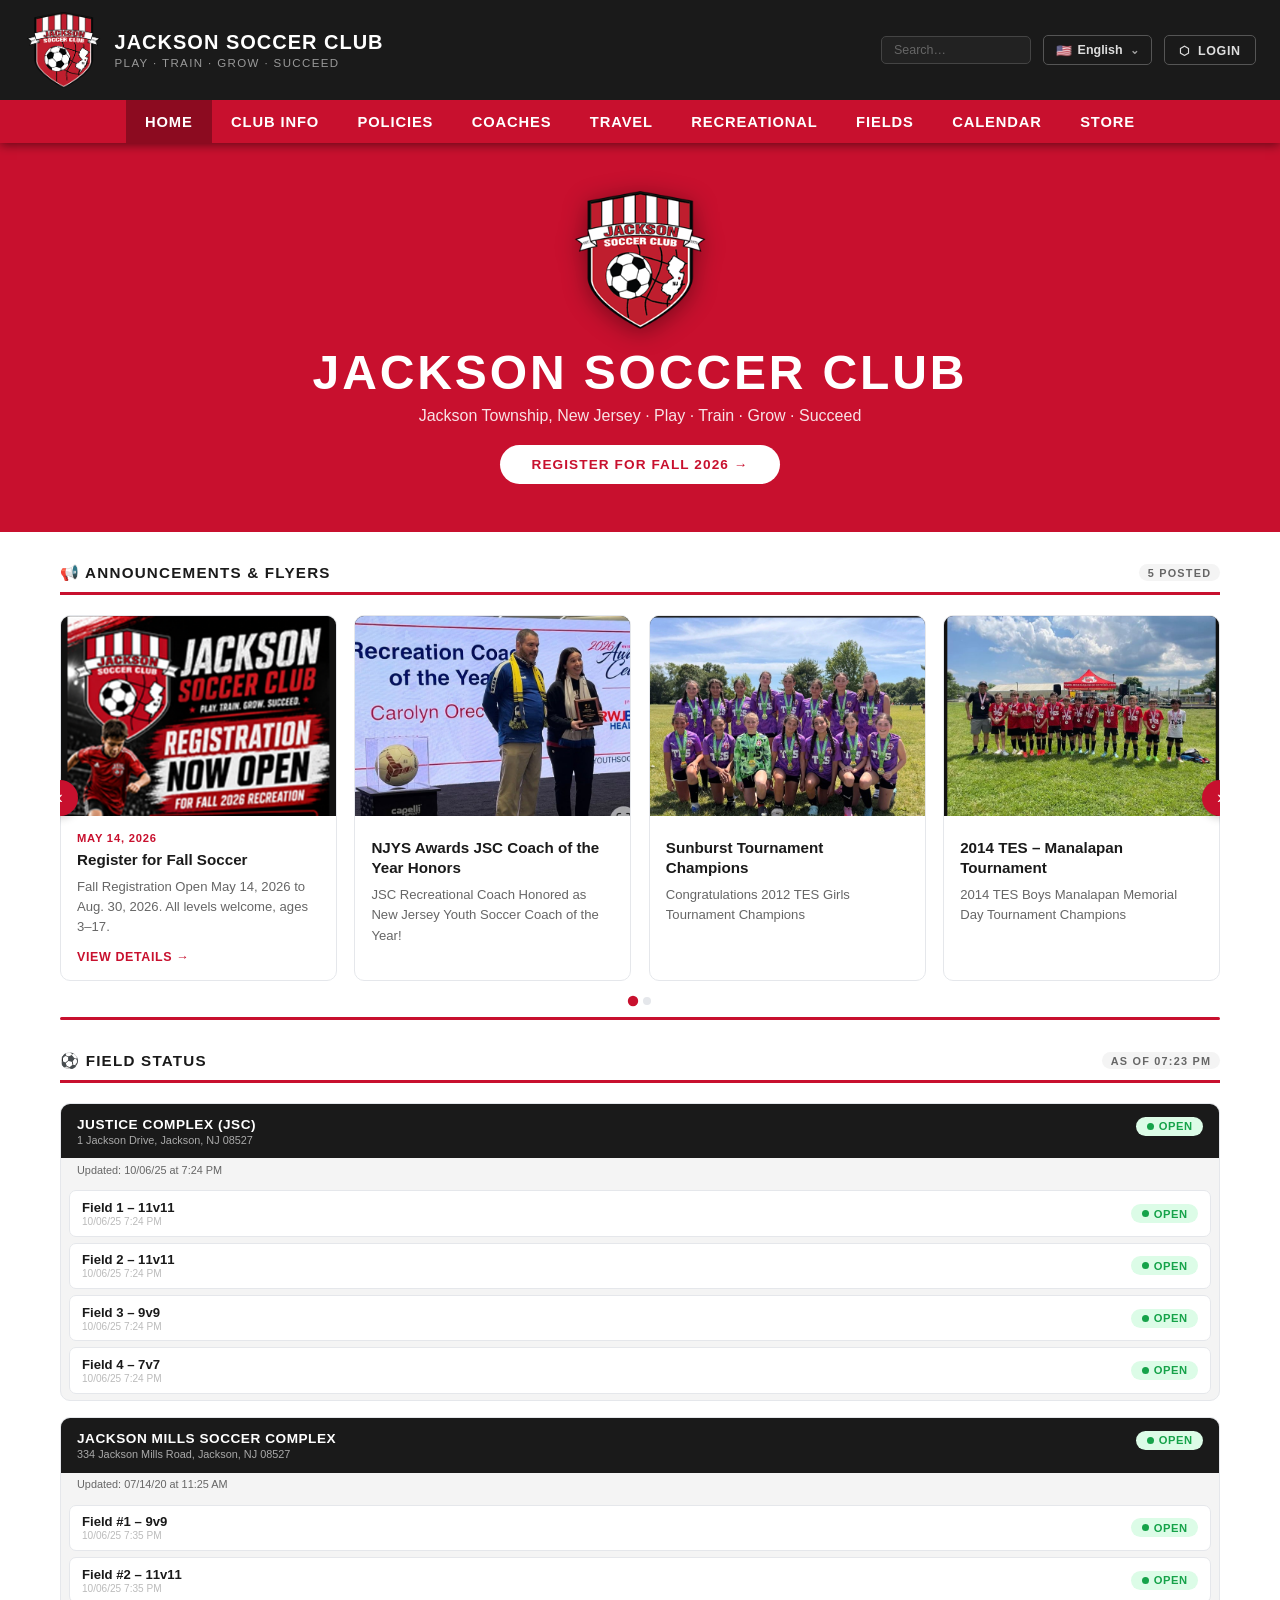
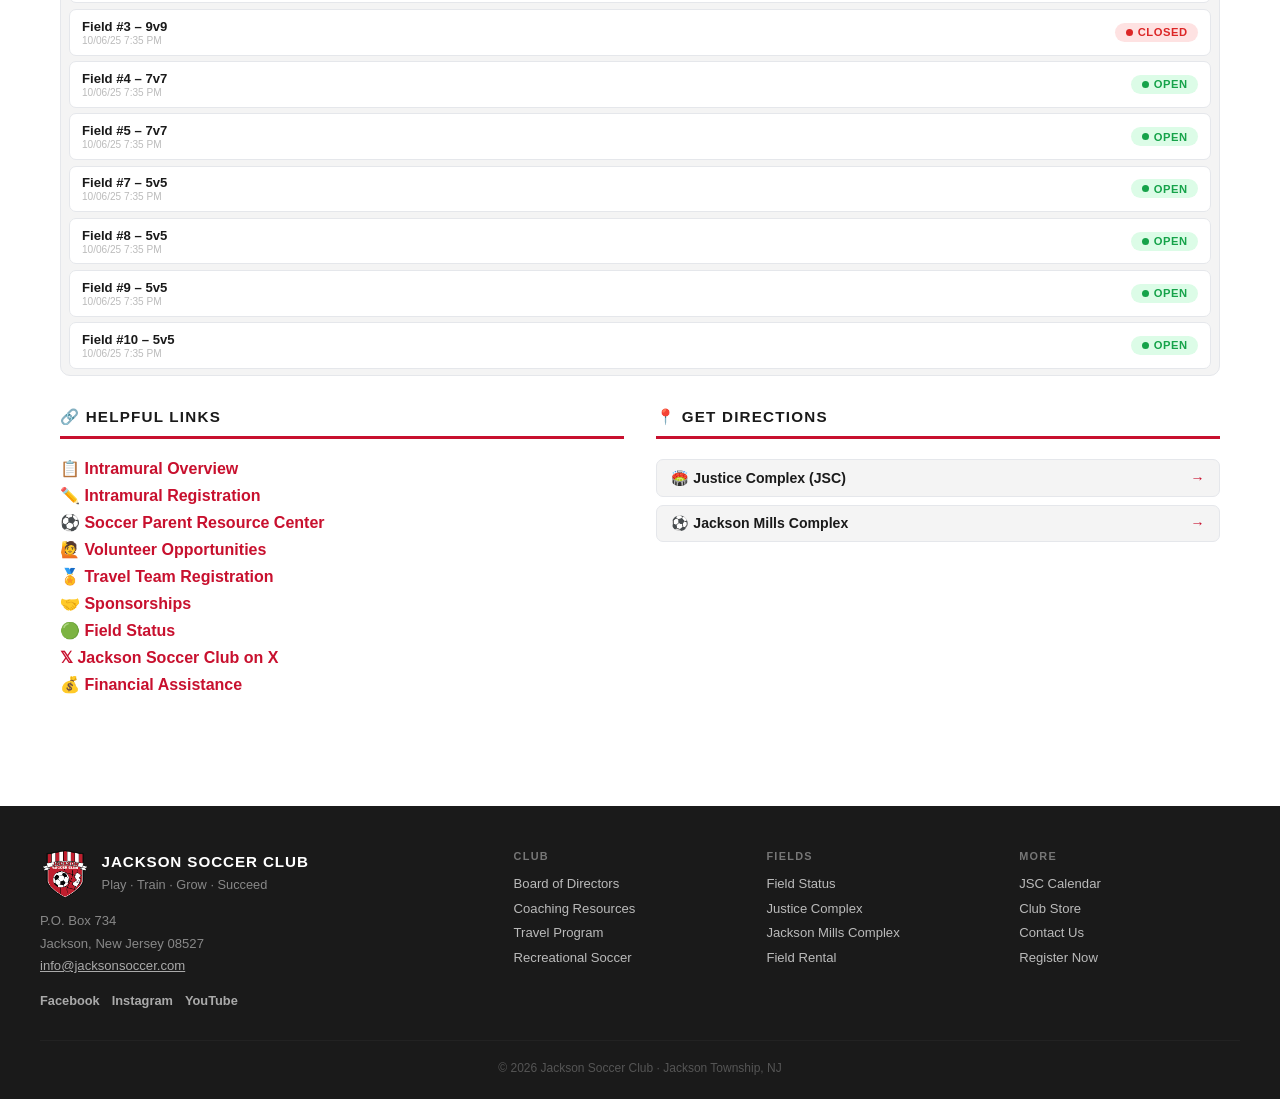
<file: index.html>
<!DOCTYPE html>
<html lang="en">
<head>
  <meta charset="UTF-8">
  <meta name="viewport" content="width=device-width, initial-scale=1.0">
  <title>Jackson Soccer Club – Jackson, NJ</title>
  <meta name="description" content="Jackson Soccer Club – recreational and travel soccer for kids ages 3–17 in Jackson Township, New Jersey.">
  <link rel="stylesheet" href="assets/style.css">
</head>
<body>

<div id="site-header"></div>

<main>
  <!-- Hero -->
  <div class="home-hero">
    <img src="assets/logo.png" alt="Jackson Soccer Club Logo"
         style="height:138px;width:auto;margin:0 auto 1rem;display:block;filter:drop-shadow(0 4px 12px rgba(0,0,0,0.4));">
    <h1>Jackson Soccer Club</h1>
    <p id="hero-subtext">Jackson Township, New Jersey &nbsp;·&nbsp; Play · Train · Grow · Succeed</p>
    <a id="hero-register-btn" href="#" target="_blank" rel="noopener" class="hero-btn">Register for Fall 2026 →</a>
  </div>

  <!-- Home content -->
  <div class="page-body">

    <!-- Announcements: full width -->
    <section style="margin-bottom:2rem;">
      <h2 class="section-title">
        📢 Announcements &amp; Flyers
        <span class="pill" id="announcement-count">Loading…</span>
      </h2>
      <div id="announcements" class="cards-grid">
        <div class="loading">Loading announcements…</div>
      </div>
    </section>

    <!-- Field Status: full width -->
    <section id="field-status-section" style="margin-bottom:2rem;">
      <h2 class="section-title">
        ⚽ Field Status
        <span class="pill" id="field-refresh">–</span>
      </h2>
      <div id="field-status">
        <div class="loading">Loading…</div>
      </div>
    </section>

    <!-- Bottom row: Helpful Links + Get Directions side by side on desktop -->
    <div class="home-top-row">

      <section>
        <h2 class="section-title">🔗 Helpful Links</h2>
        <ul id="helpful-links-list" style="list-style:none;padding:0;margin:0;display:flex;flex-direction:column;gap:0.5rem;">
          <li><a href="recreational.html" style="color:var(--red);font-weight:600;text-decoration:none;">📋 Intramural Overview</a></li>
          <li><a href="recreational.html" style="color:var(--red);font-weight:600;text-decoration:none;">✏️ Intramural Registration</a></li>
          <li><a href="https://soccerparentresourcecenter.com/" target="_blank" rel="noopener" style="color:var(--red);font-weight:600;text-decoration:none;">⚽ Soccer Parent Resource Center</a></li>
          <li><a href="recreational.html#volunteer" style="color:var(--red);font-weight:600;text-decoration:none;">🙋 Volunteer Opportunities</a></li>
          <li><a href="travel.html" style="color:var(--red);font-weight:600;text-decoration:none;">🏅 Travel Team Registration</a></li>
          <li><a href="club-info.html" style="color:var(--red);font-weight:600;text-decoration:none;">🤝 Sponsorships</a></li>
          <li><a href="#field-status-section" style="color:var(--red);font-weight:600;text-decoration:none;">🟢 Field Status</a></li>
          <li><a href="https://x.com/jacksonnjsoccer" target="_blank" rel="noopener" style="color:var(--red);font-weight:600;text-decoration:none;">𝕏 Jackson Soccer Club on X</a></li>
        </ul>
      </section>

      <section>
        <h2 class="section-title">📍 Get Directions</h2>
        <div id="homepage-directions" style="display:flex;flex-direction:column;gap:0.5rem;">
          <a href="https://maps.google.com/?q=1+Jackson+Drive+Jackson+NJ+08527" target="_blank" rel="noopener"
             style="display:flex;align-items:center;gap:0.5rem;padding:0.6rem 0.9rem;background:var(--gray);border:1px solid var(--border);border-radius:7px;color:var(--text);text-decoration:none;font-size:0.88rem;font-weight:600;">
            🏟️ Justice Complex (JSC) <span style="margin-left:auto;color:var(--red);">→</span>
          </a>
          <a href="https://maps.google.com/?q=334+Jackson+Mills+Road+Jackson+NJ+08527" target="_blank" rel="noopener"
             style="display:flex;align-items:center;gap:0.5rem;padding:0.6rem 0.9rem;background:var(--gray);border:1px solid var(--border);border-radius:7px;color:var(--text);text-decoration:none;font-size:0.88rem;font-weight:600;">
            ⚽ Jackson Mills Complex <span style="margin-left:auto;color:var(--red);">→</span>
          </a>
        </div>
      </section>

    </div>

  </div>
</main>

<div id="site-footer"></div>

<script src="assets/site.js?v=24"></script>
<script>
  loadSettings().then(() => {
    initSite('home');
    loadHomepageContent();
    loadAnnouncements('announcements', 'announcement-count');
    loadFieldStatus('field-status', 'field-refresh');
  });
</script>
</body>
</html>
</file>
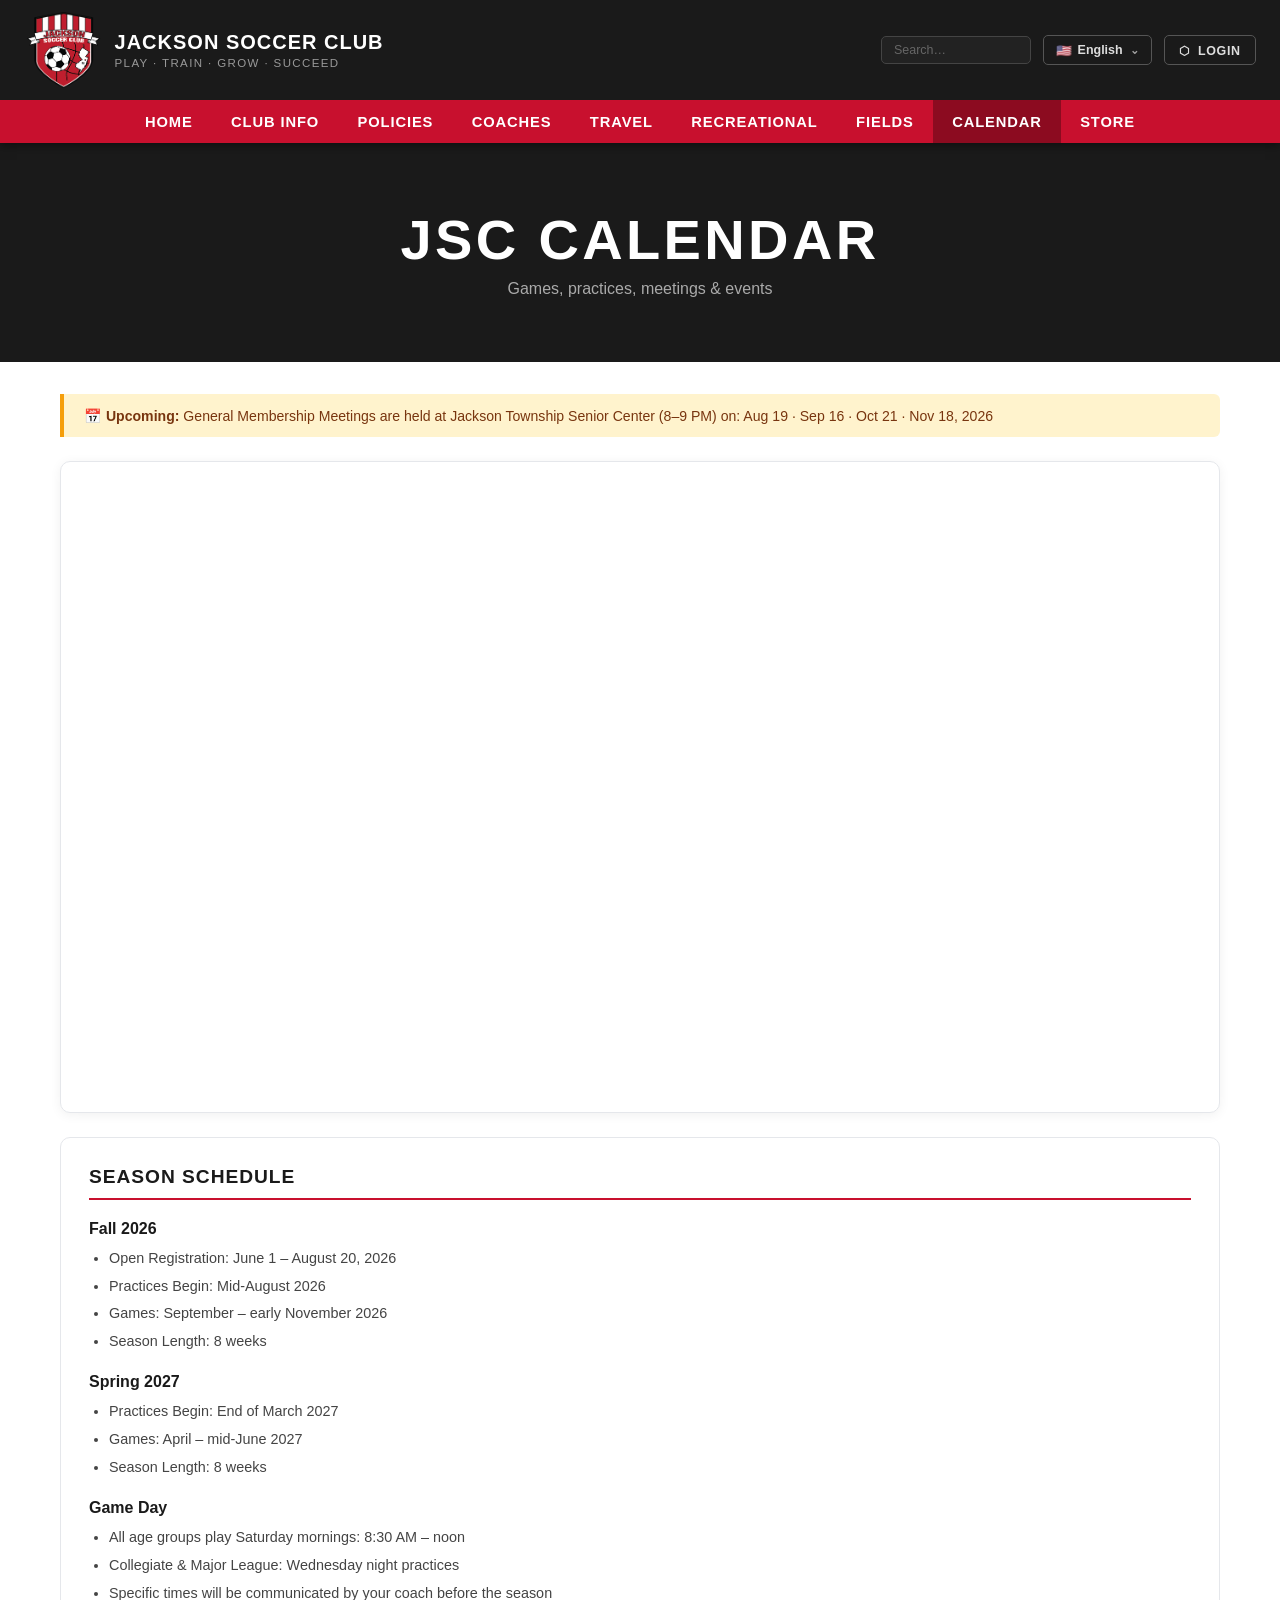
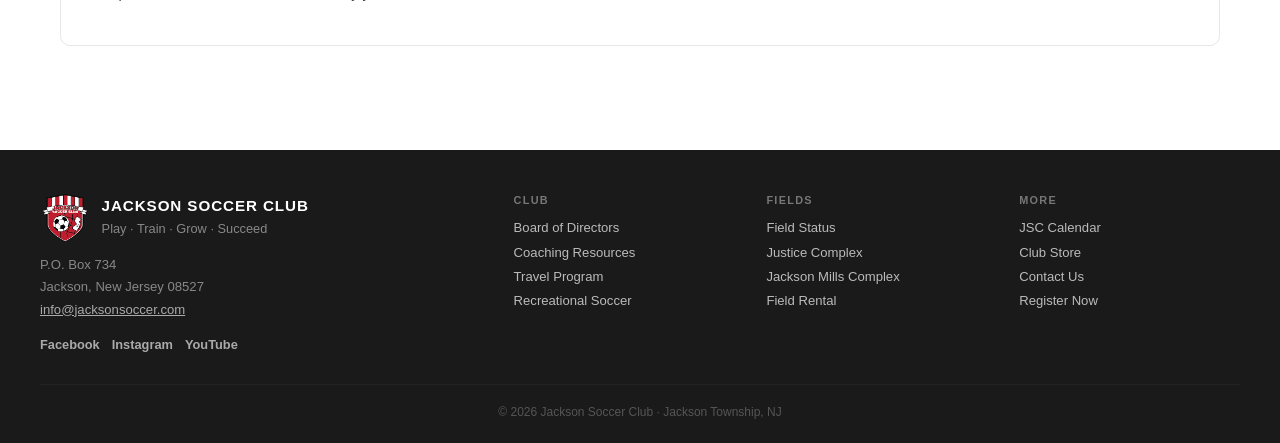
<file: calendar.html>
<!DOCTYPE html>
<html lang="en">
<head>
  <meta charset="UTF-8">
  <meta name="viewport" content="width=device-width, initial-scale=1.0">
  <title>Calendar – Jackson Soccer Club</title>
  <link rel="stylesheet" href="assets/style.css">
</head>
<body>

<div id="site-header"></div>

<main>
  <div class="page-hero">
    <h1>JSC Calendar</h1>
    <p id="page-hero-subtitle">Games, practices, meetings &amp; events</p>
  </div>

  <div class="page-body">

    <div class="alert-banner" id="meeting-dates-banner">
      📅 <strong>Upcoming:</strong> General Membership Meetings are held at Jackson Township Senior Center (8–9 PM) on:
      Aug 19 &nbsp;·&nbsp; Sep 16 &nbsp;·&nbsp; Oct 21 &nbsp;·&nbsp; Nov 18, 2026
    </div>

    <div id="calendar-embed"></div>

    <div class="content-section" style="margin-top:1.5rem;">
      <h2>Season Schedule</h2>
      <div id="season-schedule">
        <h3>Fall 2026</h3>
        <ul>
          <li>Open Registration: June 1 – August 20, 2026</li>
          <li>Practices Begin: Mid-August 2026</li>
          <li>Games: September – early November 2026</li>
          <li>Season Length: 8 weeks</li>
        </ul>
        <h3>Spring 2027</h3>
        <ul>
          <li>Practices Begin: End of March 2027</li>
          <li>Games: April – mid-June 2027</li>
          <li>Season Length: 8 weeks</li>
        </ul>
        <h3>Game Day</h3>
        <ul>
          <li>All age groups play Saturday mornings: 8:30 AM – noon</li>
          <li>Collegiate &amp; Major League: Wednesday night practices</li>
          <li>Specific times will be communicated by your coach before the season</li>
        </ul>
      </div>
    </div>

  </div>
</main>

<div id="site-footer"></div>

<script src="assets/site.js?v=24"></script>
<script>
  loadSettings().then(() => {
    initSite('calendar');
    loadCalendar('calendar-embed');
    loadCalendarContent('meeting-dates-banner', 'season-schedule');
  });
</script>
</body>
</html>
</file>
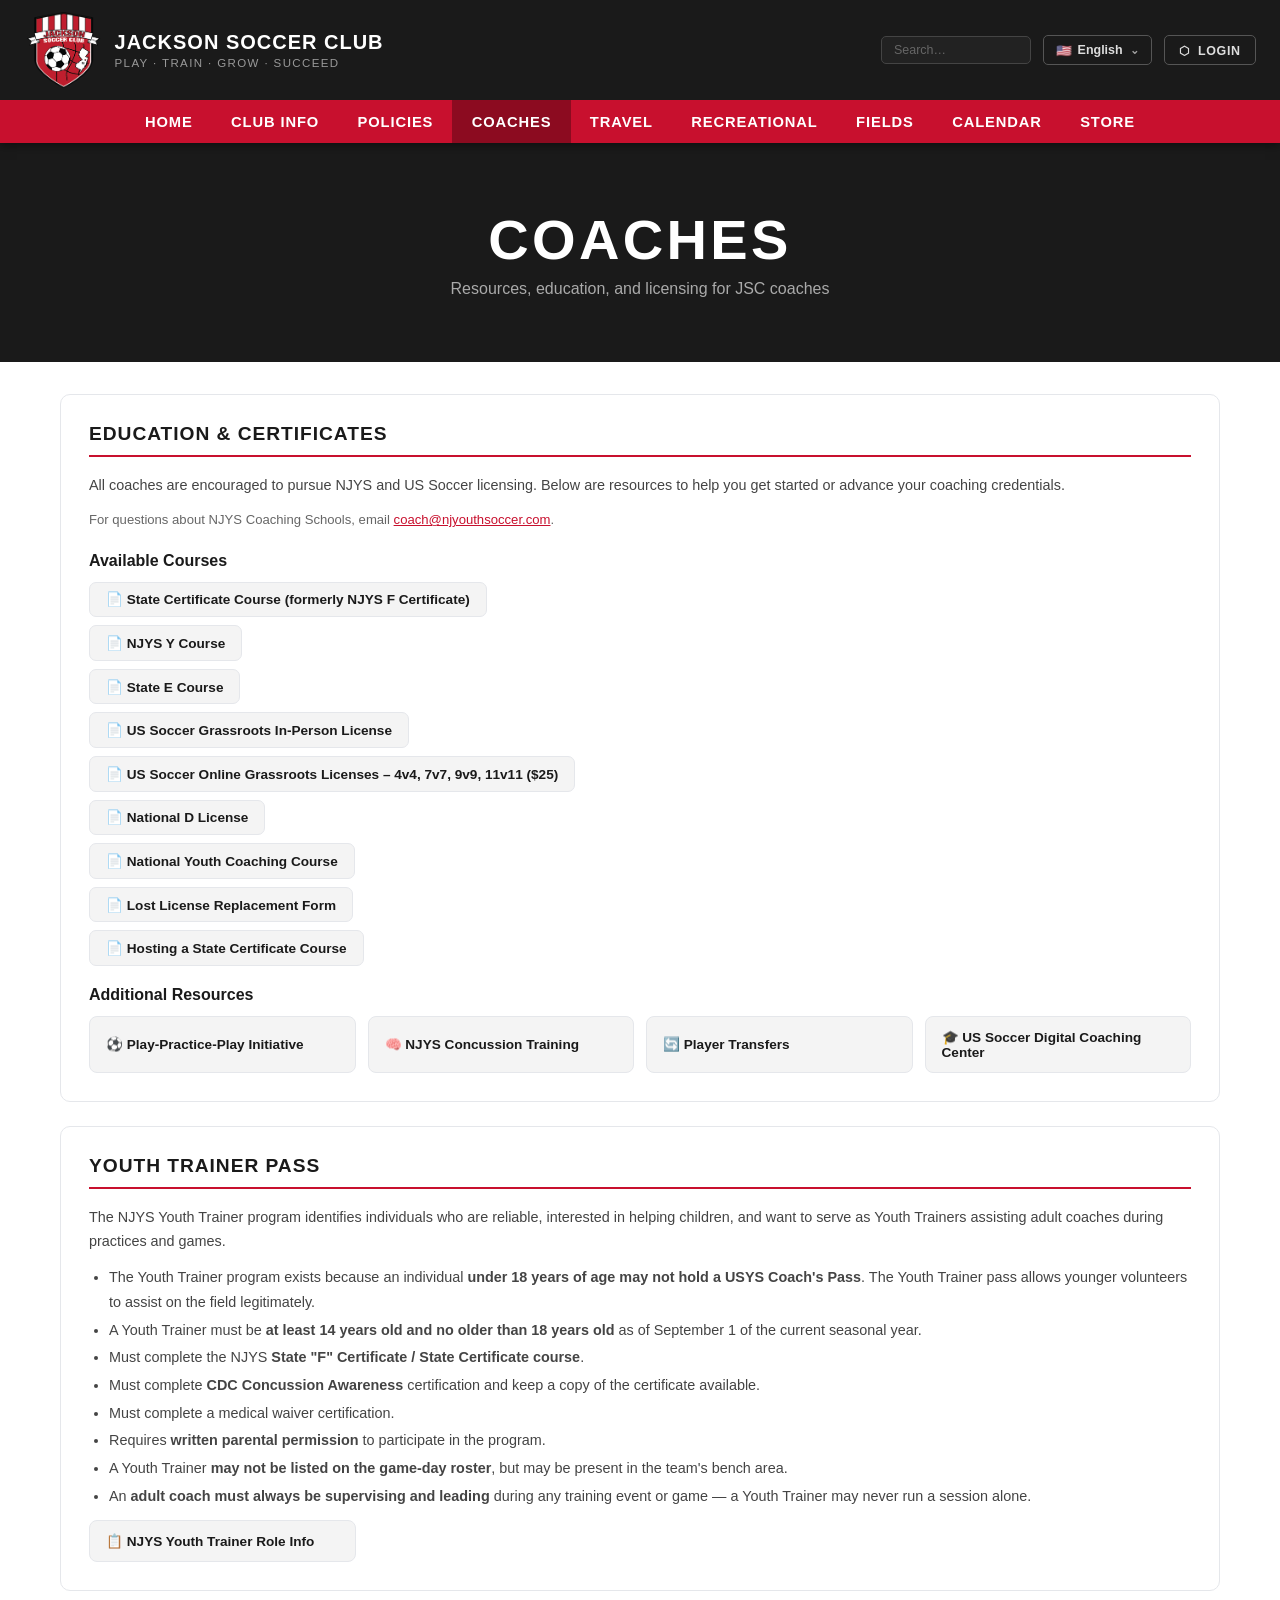
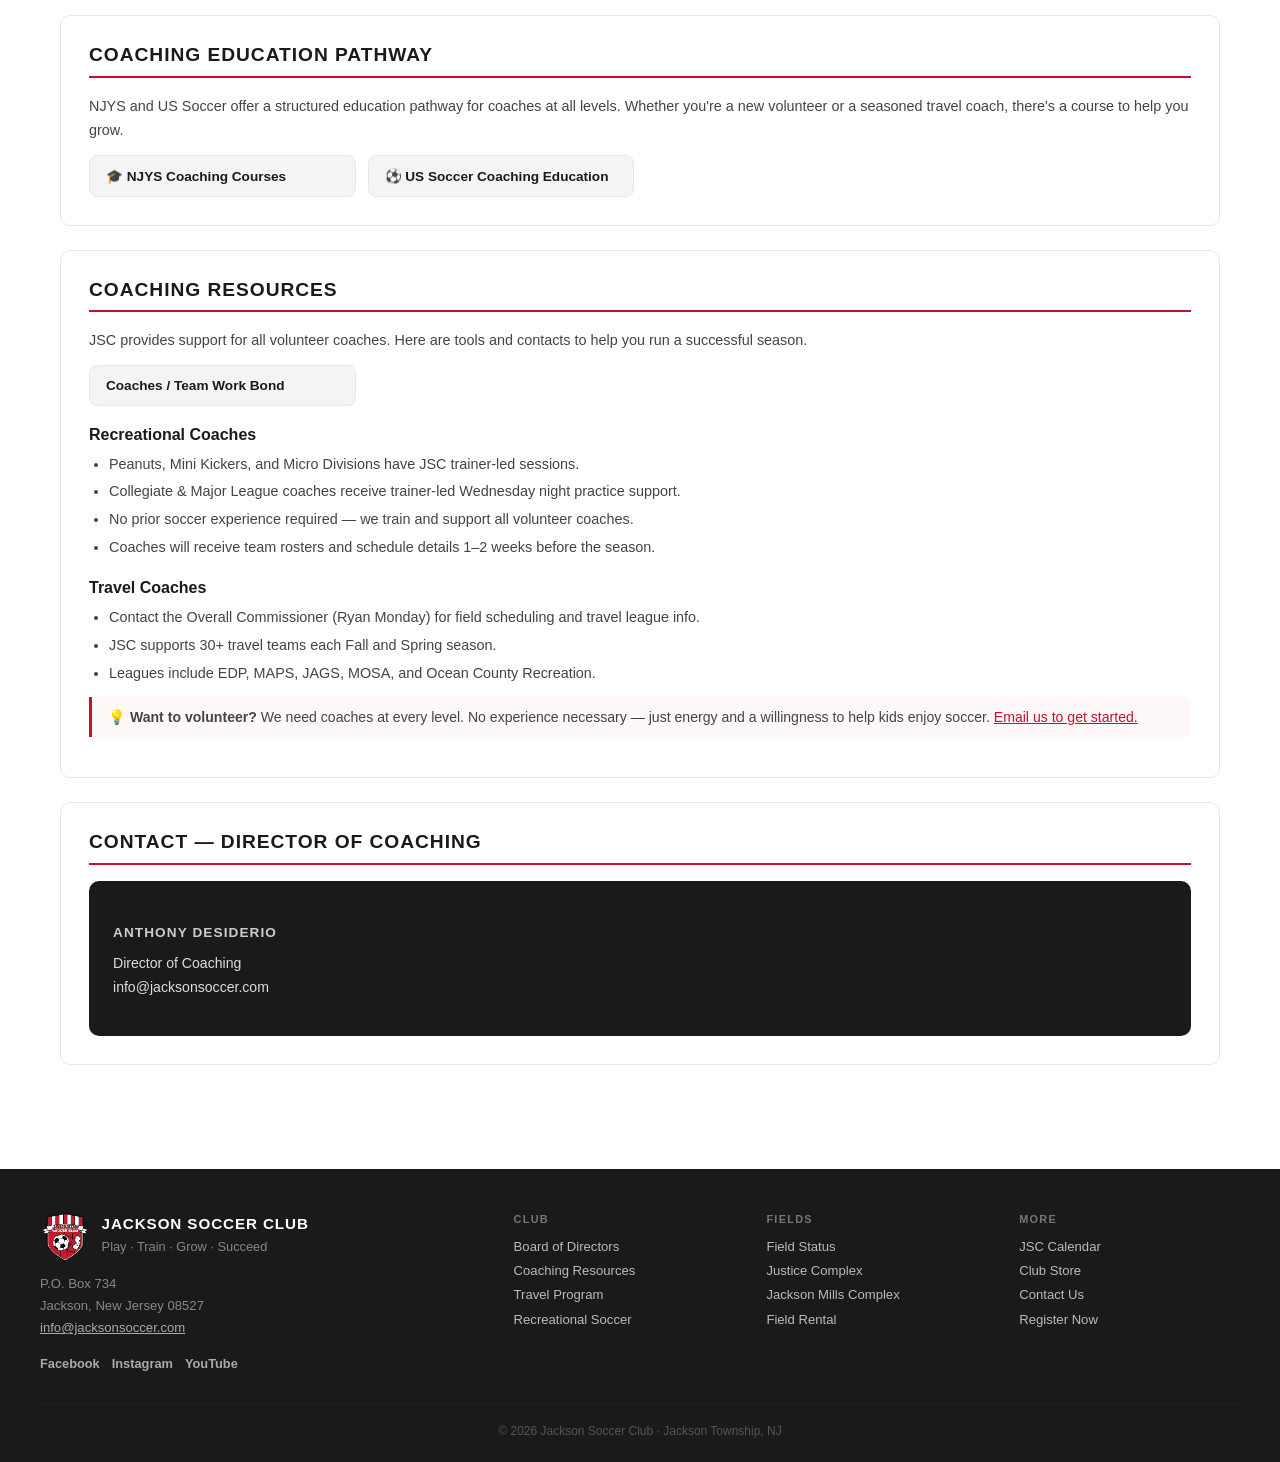
<file: coaches.html>
<!DOCTYPE html>
<html lang="en">
<head>
  <meta charset="UTF-8">
  <meta name="viewport" content="width=device-width, initial-scale=1.0">
  <title>Coaches – Jackson Soccer Club</title>
  <link rel="stylesheet" href="assets/style.css">
</head>
<body>

<div id="site-header"></div>

<main>
  <div class="page-hero">
    <h1>Coaches</h1>
    <p id="page-hero-subtitle">Resources, education, and licensing for JSC coaches</p>
  </div>

  <div class="page-body">

    <div class="content-section">
      <h2>Education &amp; Certificates</h2>
      <p>All coaches are encouraged to pursue NJYS and US Soccer licensing. Below are resources to help you get started or advance your coaching credentials.</p>
      <p id="coaches-njys-email" style="font-size:0.82rem;color:#666;margin-bottom:0.75rem;">For questions about NJYS Coaching Schools, email <a href="mailto:coach@njyouthsoccer.com">coach@njyouthsoccer.com</a>.</p>

      <h3>Available Courses</h3>
      <div class="doc-links" id="coaches-available-courses">
        <a class="doc-link" href="https://www.njyouthsoccer.com/coaching-courses/#state-certificate" target="_blank" rel="noopener">📄 State Certificate Course (formerly NJYS F Certificate)</a>
        <a class="doc-link" href="http://www.njyslive.com/home.php?layout=5578641" target="_blank" rel="noopener">📄 NJYS Y Course</a>
        <a class="doc-link" href="https://www.njyouthsoccer.com/coaching-courses/#state-certificate" target="_blank" rel="noopener">📄 State E Course</a>
        <a class="doc-link" href="http://www.njyouthsoccer.com/grassroots-in-person-licenses" target="_blank" rel="noopener">📄 US Soccer Grassroots In-Person License</a>
        <a class="doc-link" href="https://www.njyouthsoccer.com/coaching-courses/#grassroots-licenses" target="_blank" rel="noopener">📄 US Soccer Online Grassroots Licenses – 4v4, 7v7, 9v9, 11v11 ($25)</a>
        <a class="doc-link" href="http://www.njyslive.com/home.php?layout=5577161" target="_blank" rel="noopener">📄 National D License</a>
        <a class="doc-link" href="https://www.njyouthsoccer.com/coaching-courses/" target="_blank" rel="noopener">📄 National Youth Coaching Course</a>
        <a class="doc-link" href="https://www.njyouthsoccer.com/coaching-courses/#lost-license" target="_blank" rel="noopener">📄 Lost License Replacement Form</a>
        <a class="doc-link" href="https://www.njyouthsoccer.com/coaching-courses/#state-certificate" target="_blank" rel="noopener">📄 Hosting a State Certificate Course</a>
      </div>

      <h3>Additional Resources</h3>
      <div class="ext-link-grid" id="coaches-additional-resources">
        <a class="ext-link" href="https://www.njyouthsoccer.com/coaching-courses/" target="_blank" rel="noopener">⚽ Play-Practice-Play Initiative</a>
        <a class="ext-link" href="https://www.njyouthsoccer.com/safe-soccer/" target="_blank" rel="noopener">🧠 NJYS Concussion Training</a>
        <a class="ext-link" href="https://www.njyouthsoccer.com/registration/#transfers" target="_blank" rel="noopener">🔄 Player Transfers</a>
        <a class="ext-link" href="https://www.ussoccer.com/coaching-education" target="_blank" rel="noopener">🎓 US Soccer Digital Coaching Center</a>
      </div>
    </div>

    <div class="content-section">
      <h2>Youth Trainer Pass</h2>
      <p>The NJYS Youth Trainer program identifies individuals who are reliable, interested in helping children, and want to serve as Youth Trainers assisting adult coaches during practices and games.</p>
      <ul id="youth-trainer-bullets">
        <li>The Youth Trainer program exists because an individual <strong>under 18 years of age may not hold a USYS Coach's Pass</strong>. The Youth Trainer pass allows younger volunteers to assist on the field legitimately.</li>
        <li>A Youth Trainer must be <strong>at least 14 years old and no older than 18 years old</strong> as of September 1 of the current seasonal year.</li>
        <li>Must complete the NJYS <strong>State "F" Certificate / State Certificate course</strong>.</li>
        <li>Must complete <strong>CDC Concussion Awareness</strong> certification and keep a copy of the certificate available.</li>
        <li>Must complete a medical waiver certification.</li>
        <li>Requires <strong>written parental permission</strong> to participate in the program.</li>
        <li>A Youth Trainer <strong>may not be listed on the game-day roster</strong>, but may be present in the team's bench area.</li>
        <li>An <strong>adult coach must always be supervising and leading</strong> during any training event or game — a Youth Trainer may never run a session alone.</li>
      </ul>
      <div class="ext-link-grid" id="coaches-youth-trainer-links">
        <a class="ext-link" href="https://www.njyouthsoccer.com/Default.aspx?tabid=733255" target="_blank" rel="noopener">📋 NJYS Youth Trainer Role Info</a>
      </div>
    </div>

    <div class="content-section">
      <h2>Coaching Education Pathway</h2>
      <p>NJYS and US Soccer offer a structured education pathway for coaches at all levels. Whether you're a new volunteer or a seasoned travel coach, there's a course to help you grow.</p>
      <div class="ext-link-grid" id="coaches-pathway-links">
        <a class="ext-link" href="https://www.njyouthsoccer.com/coaching-courses/" target="_blank" rel="noopener">🎓 NJYS Coaching Courses</a>
        <a class="ext-link" href="https://www.ussoccer.com/coaching-education" target="_blank" rel="noopener">⚽ US Soccer Coaching Education</a>
      </div>
    </div>

    <div class="content-section">
      <h2>Coaching Resources</h2>
      <p>JSC provides support for all volunteer coaches. Here are tools and contacts to help you run a successful season.</p>
      <div class="ext-link-grid" id="coaches-general-links"></div>

      <h3>Recreational Coaches</h3>
      <ul id="rec-coach-bullets">
        <li>Peanuts, Mini Kickers, and Micro Divisions have JSC trainer-led sessions.</li>
        <li>Collegiate &amp; Major League coaches receive trainer-led Wednesday night practice support.</li>
        <li>No prior soccer experience required — we train and support all volunteer coaches.</li>
        <li>Coaches will receive team rosters and schedule details 1–2 weeks before the season.</li>
      </ul>

      <h3>Travel Coaches</h3>
      <ul id="travel-coach-bullets">
        <li>Contact the Overall Commissioner (Ryan Monday) for field scheduling and travel league info.</li>
        <li>JSC supports 30+ travel teams each Fall and Spring season.</li>
        <li>Leagues include EDP, MAPS, JAGS, MOSA, and Ocean County Recreation.</li>
      </ul>

      <div class="highlight" id="coaches-volunteer-cta">
        💡 <strong>Want to volunteer?</strong> We need coaches at every level. No experience necessary — just energy and a willingness to help kids enjoy soccer. <a href="mailto:info@jacksonsoccer.com">Email us to get started.</a>
      </div>
    </div>

    <div class="content-section">
      <h2>Contact — Director of Coaching</h2>
      <div class="contact-block" id="director-contact">
        <h3>Anthony Desiderio</h3>
        <p>Director of Coaching<br>
        <a href="mailto:info@jacksonsoccer.com">info@jacksonsoccer.com</a></p>
      </div>
    </div>

  </div>
</main>

<div id="site-footer"></div>

<script src="assets/site.js?v=24"></script>
<script>loadSettings().then(() => { initSite('coaches'); loadCoachesContent(); });</script>
</body>
</html>
</file>
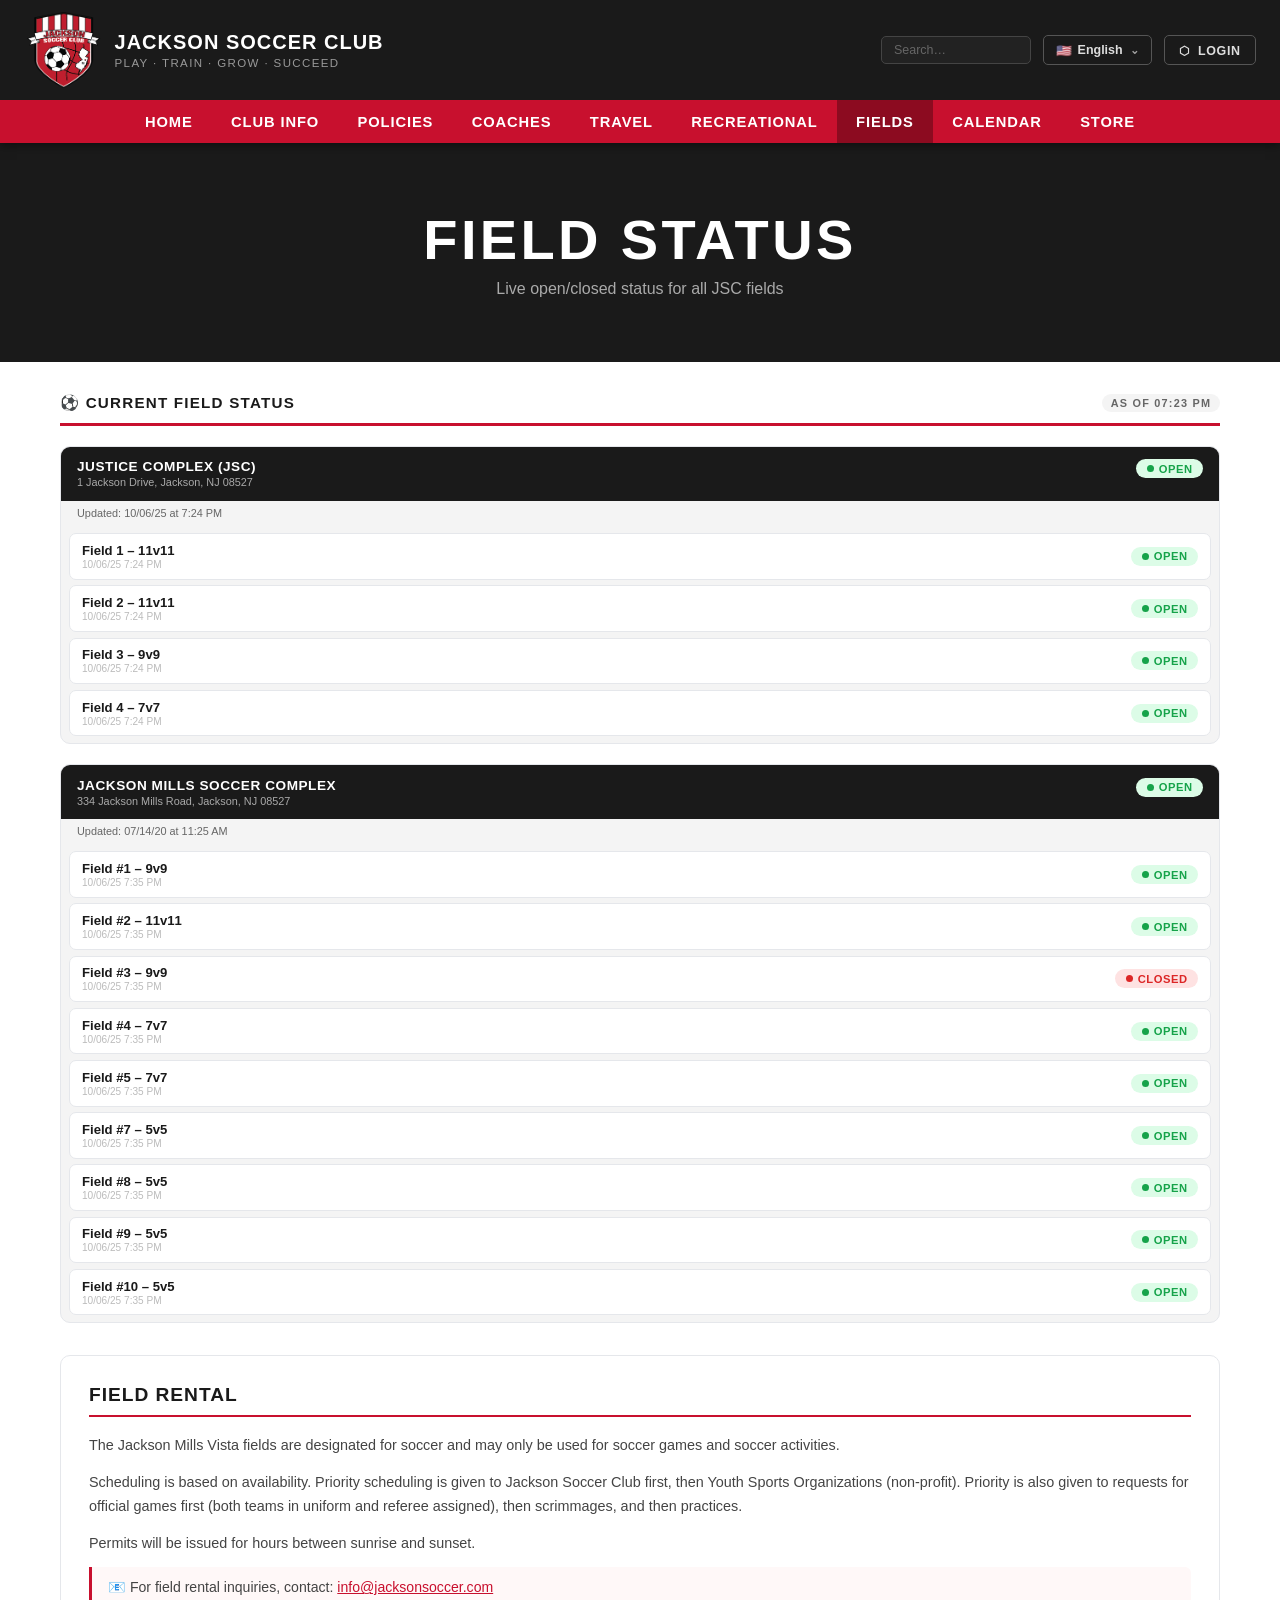
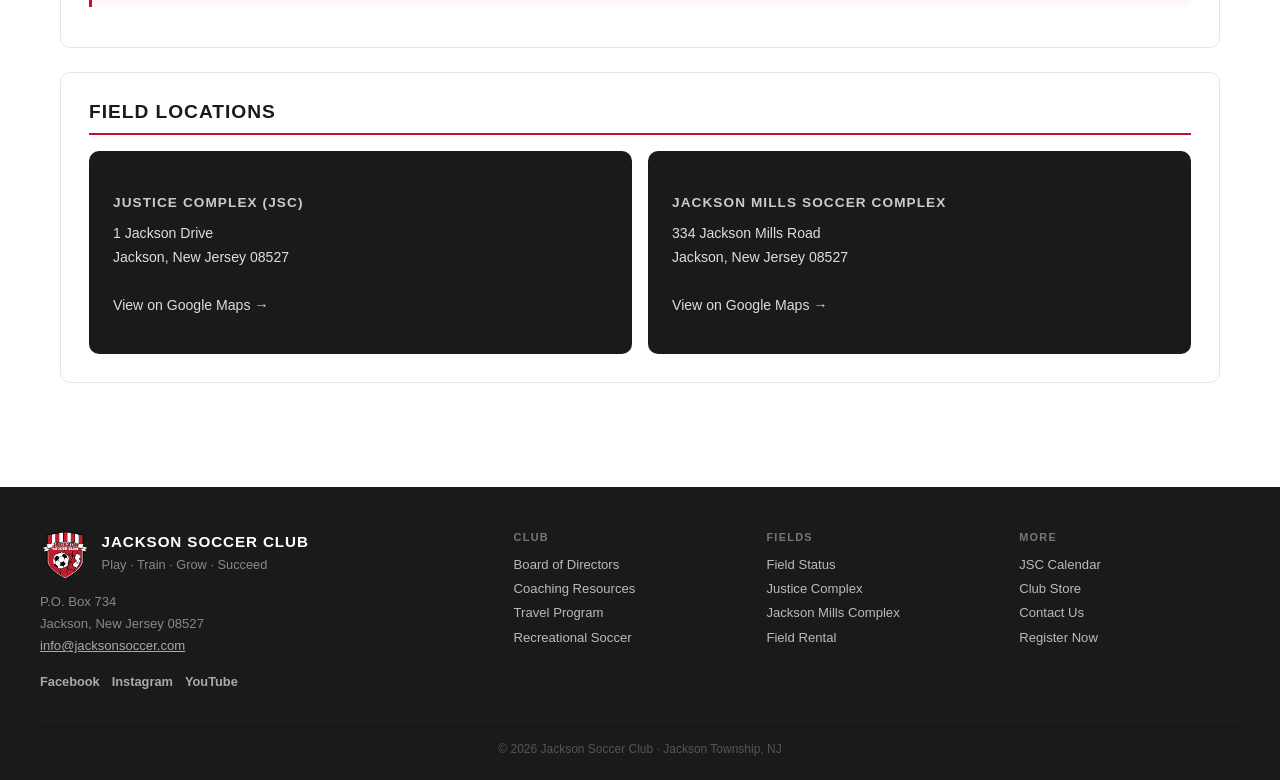
<file: fields.html>
<!DOCTYPE html>
<html lang="en">
<head>
  <meta charset="UTF-8">
  <meta name="viewport" content="width=device-width, initial-scale=1.0">
  <title>Field Status – Jackson Soccer Club</title>
  <link rel="stylesheet" href="assets/style.css">
</head>
<body>

<div id="site-header"></div>

<main>
  <div class="page-hero">
    <h1>Field Status</h1>
    <p id="page-hero-subtitle">Live open/closed status for all JSC fields</p>
  </div>

  <div class="page-body">

    <h2 class="section-title">
      ⚽ Current Field Status
      <span class="pill" id="field-refresh">–</span>
    </h2>

    <div id="field-status" class="fields-wide">
      <div class="loading">Loading field status…</div>
    </div>

    <!-- Field Rental -->
    <div class="content-section" id="rental" style="margin-top:2rem;">
      <h2>Field Rental</h2>
      <div id="fields-rental-info">
        <p>The Jackson Mills Vista fields are designated for soccer and may only be used for soccer games and soccer activities.</p>
        <p>Scheduling is based on availability. Priority scheduling is given to Jackson Soccer Club first, then Youth Sports Organizations (non-profit). Priority is also given to requests for official games first (both teams in uniform and referee assigned), then scrimmages, and then practices.</p>
        <p>Permits will be issued for hours between sunrise and sunset.</p>
        <div class="highlight">
          📧 For field rental inquiries, contact: <a href="mailto:info@jacksonsoccer.com">info@jacksonsoccer.com</a>
        </div>
      </div>
    </div>

    <!-- Locations -->
    <div class="content-section">
      <h2>Field Locations</h2>
      <div style="display:grid;grid-template-columns:1fr 1fr;gap:1rem;">
        <div class="contact-block" id="justice">
          <h3>Justice Complex (JSC)</h3>
          <p id="fields-justice-location">
            1 Jackson Drive<br>
            Jackson, New Jersey 08527<br><br>
            <a href="https://maps.google.com/?q=1+Jackson+Drive+Jackson+NJ+08527" target="_blank" rel="noopener">View on Google Maps →</a>
          </p>
        </div>
        <div class="contact-block" id="jackson-mills-loc">
          <h3>Jackson Mills Soccer Complex</h3>
          <p id="fields-mills-location">
            334 Jackson Mills Road<br>
            Jackson, New Jersey 08527<br><br>
            <a href="https://maps.google.com/?q=334+Jackson+Mills+Road+Jackson+NJ+08527" target="_blank" rel="noopener">View on Google Maps →</a>
          </p>
        </div>
      </div>
    </div>

  </div>
</main>

<div id="site-footer"></div>

<script src="assets/site.js?v=24"></script>
<script>
  loadSettings().then(() => {
    initSite('fields');
    loadFieldsContent();
    loadFieldStatus('field-status', 'field-refresh');
  });
</script>
</body>
</html>
</file>
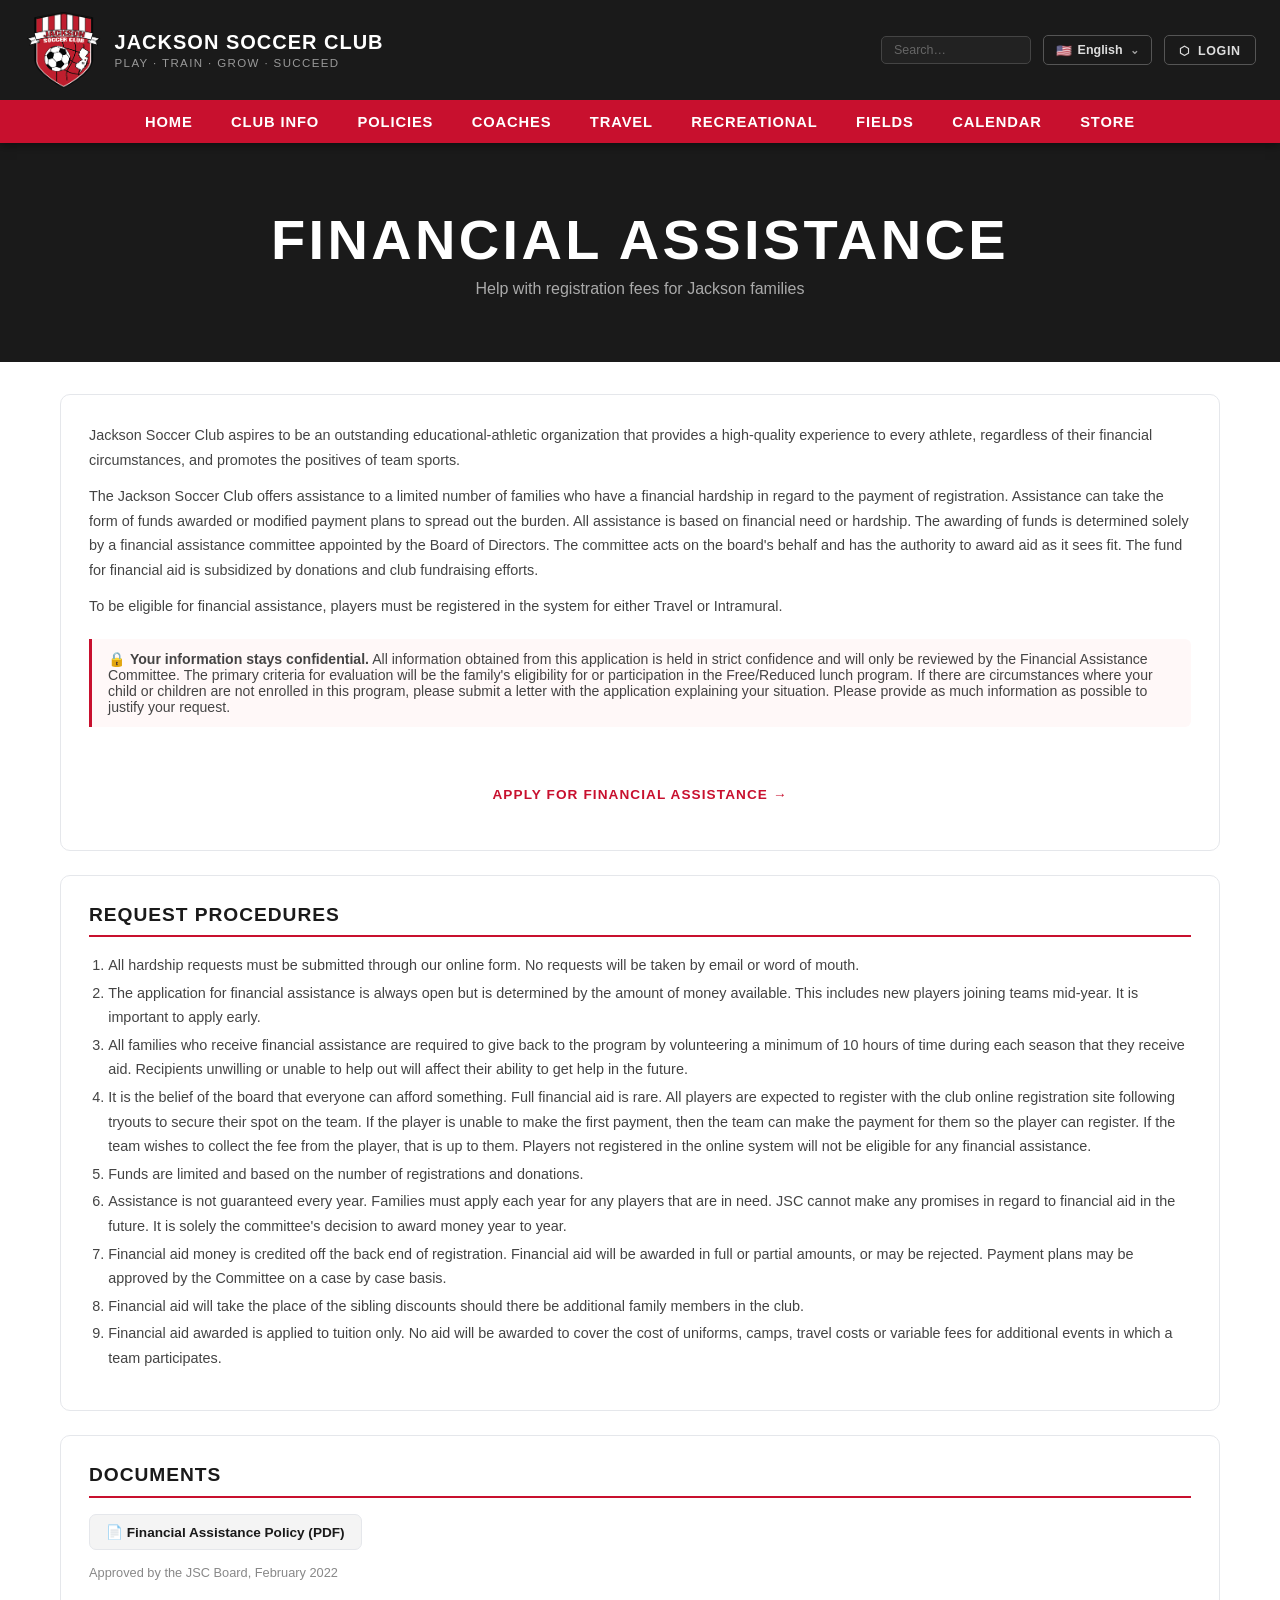
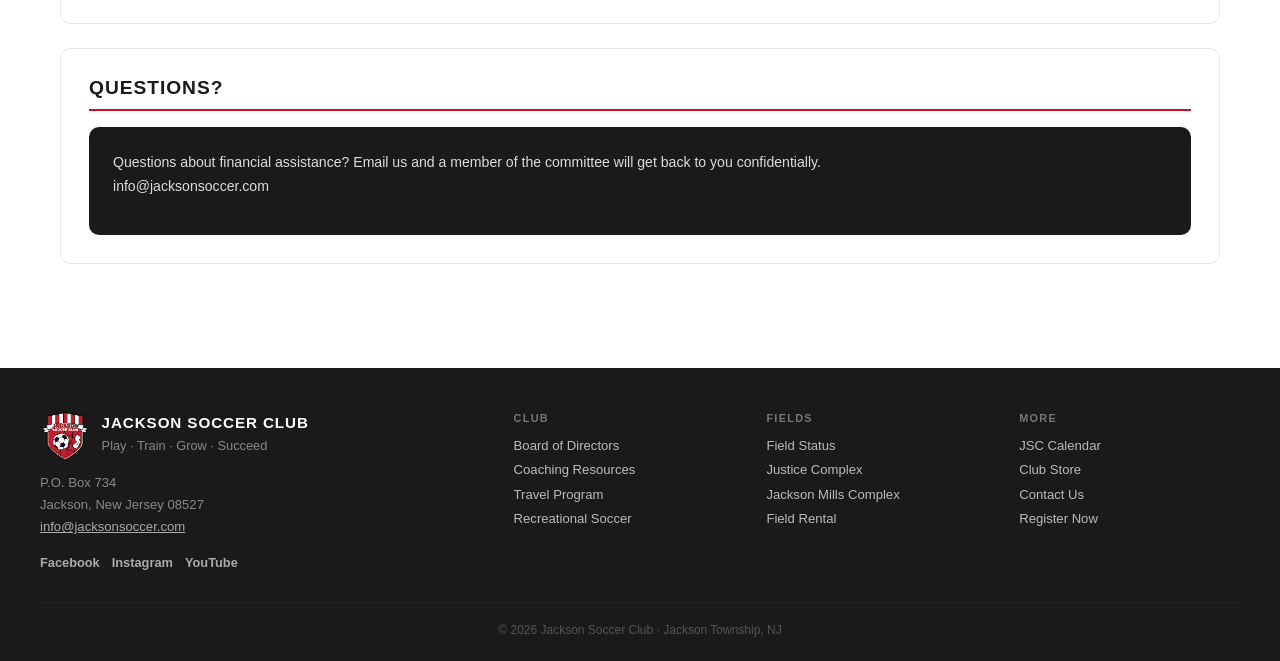
<file: financial-assistance.html>
<!DOCTYPE html>
<html lang="en">
<head>
  <meta charset="UTF-8">
  <meta name="viewport" content="width=device-width, initial-scale=1.0">
  <title>Financial Assistance – Jackson Soccer Club</title>
  <meta name="description" content="Jackson Soccer Club offers financial assistance to families who need help with registration fees. Apply online.">
  <link rel="stylesheet" href="assets/style.css">
</head>
<body>

<div id="site-header"></div>

<main>
  <div class="page-hero">
    <h1>Financial Assistance</h1>
    <p id="fa-hero-subtitle">Help with registration fees for Jackson families</p>
  </div>

  <div class="page-body">

    <div class="content-section">
      <div id="fa-intro">
        <p>Jackson Soccer Club aspires to be an outstanding educational-athletic organization that provides a high-quality experience to every athlete, regardless of their financial circumstances, and promotes the positives of team sports.</p>
        <p>The Jackson Soccer Club offers assistance to a limited number of families who have a financial hardship in regard to the payment of registration. Assistance can take the form of funds awarded or modified payment plans to spread out the burden. All assistance is based on financial need or hardship. The awarding of funds is determined solely by a financial assistance committee appointed by the Board of Directors.</p>
        <p>To be eligible for financial assistance, players must be registered in the system for either Travel or Intramural.</p>
      </div>

      <div class="highlight" style="margin-top:1.25rem;">
        🔒 <strong>Your information stays confidential.</strong>
        <span id="fa-confidentiality">All information obtained from this application is held in strict confidence and will only be reviewed by the Financial Assistance Committee. The primary criteria for evaluation will be the family's eligibility for or participation in the Free/Reduced lunch program.</span>
      </div>

      <div style="text-align:center;margin:1.75rem 0 0.5rem;">
        <a id="fa-apply-btn" href="https://docs.google.com/forms/d/e/1FAIpQLSd-B3qpzVfHYfAeH8eCmkD1LxQN7vSHVP0UyZ_Fa1DWrMPbnA/viewform"
           target="_blank" rel="noopener" class="hero-btn">Apply for Financial Assistance →</a>
      </div>
    </div>

    <div class="content-section">
      <h2>Request Procedures</h2>
      <ol id="fa-procedures" style="line-height:1.8;padding-left:1.2rem;">
        <li>All hardship requests must be submitted through our online form. No requests will be taken by email or word of mouth.</li>
        <li>The application for financial assistance is always open but is determined by the amount of money available. This includes new players joining teams mid-year. It is important to apply early.</li>
        <li>All families who receive financial assistance are required to give back to the program by volunteering a minimum of 10 hours of time during each season that they receive aid.</li>
        <li>It is the belief of the board that everyone can afford something. Full financial aid is rare. All players are expected to register with the club online registration site following tryouts to secure their spot on the team. Players not registered in the online system will not be eligible for any financial assistance.</li>
        <li>Funds are limited and based on the number of registrations and donations.</li>
        <li>Assistance is not guaranteed every year. Families must apply each year for any players that are in need.</li>
        <li>Financial aid money is credited off the back end of registration. Financial aid will be awarded in full or partial amounts, or may be rejected. Payment plans may be approved by the Committee on a case by case basis.</li>
        <li>Financial aid will take the place of the sibling discounts should there be additional family members in the club.</li>
        <li>Financial aid awarded is applied to tuition only. No aid will be awarded to cover the cost of uniforms, camps, travel costs or variable fees for additional events in which a team participates.</li>
      </ol>
    </div>

    <div class="content-section">
      <h2>Documents</h2>
      <div class="doc-links" id="fa-policy-doc">
        <a class="doc-link" href="assets/jsc-financial-assistance-policy.pdf" target="_blank" rel="noopener">📄 Financial Assistance Policy (PDF)</a>
      </div>
      <p id="fa-approved-note" style="font-size:0.8rem;color:#888;margin-top:0.6rem;">Approved by the JSC Board, February 2022</p>
    </div>

    <div class="content-section">
      <h2>Questions?</h2>
      <div class="contact-block" id="fa-contact">
        <p>Questions about financial assistance? Email us and a member of the committee will get back to you confidentially.<br>
        <a href="mailto:info@jacksonsoccer.com">info@jacksonsoccer.com</a></p>
      </div>
    </div>

  </div>
</main>

<div id="site-footer"></div>

<script src="assets/site.js?v=24"></script>
<script>
  loadSettings().then(() => {
    initSite('financial-assistance');
    loadFinancialAssistanceContent();
  });
</script>
</body>
</html>
</file>
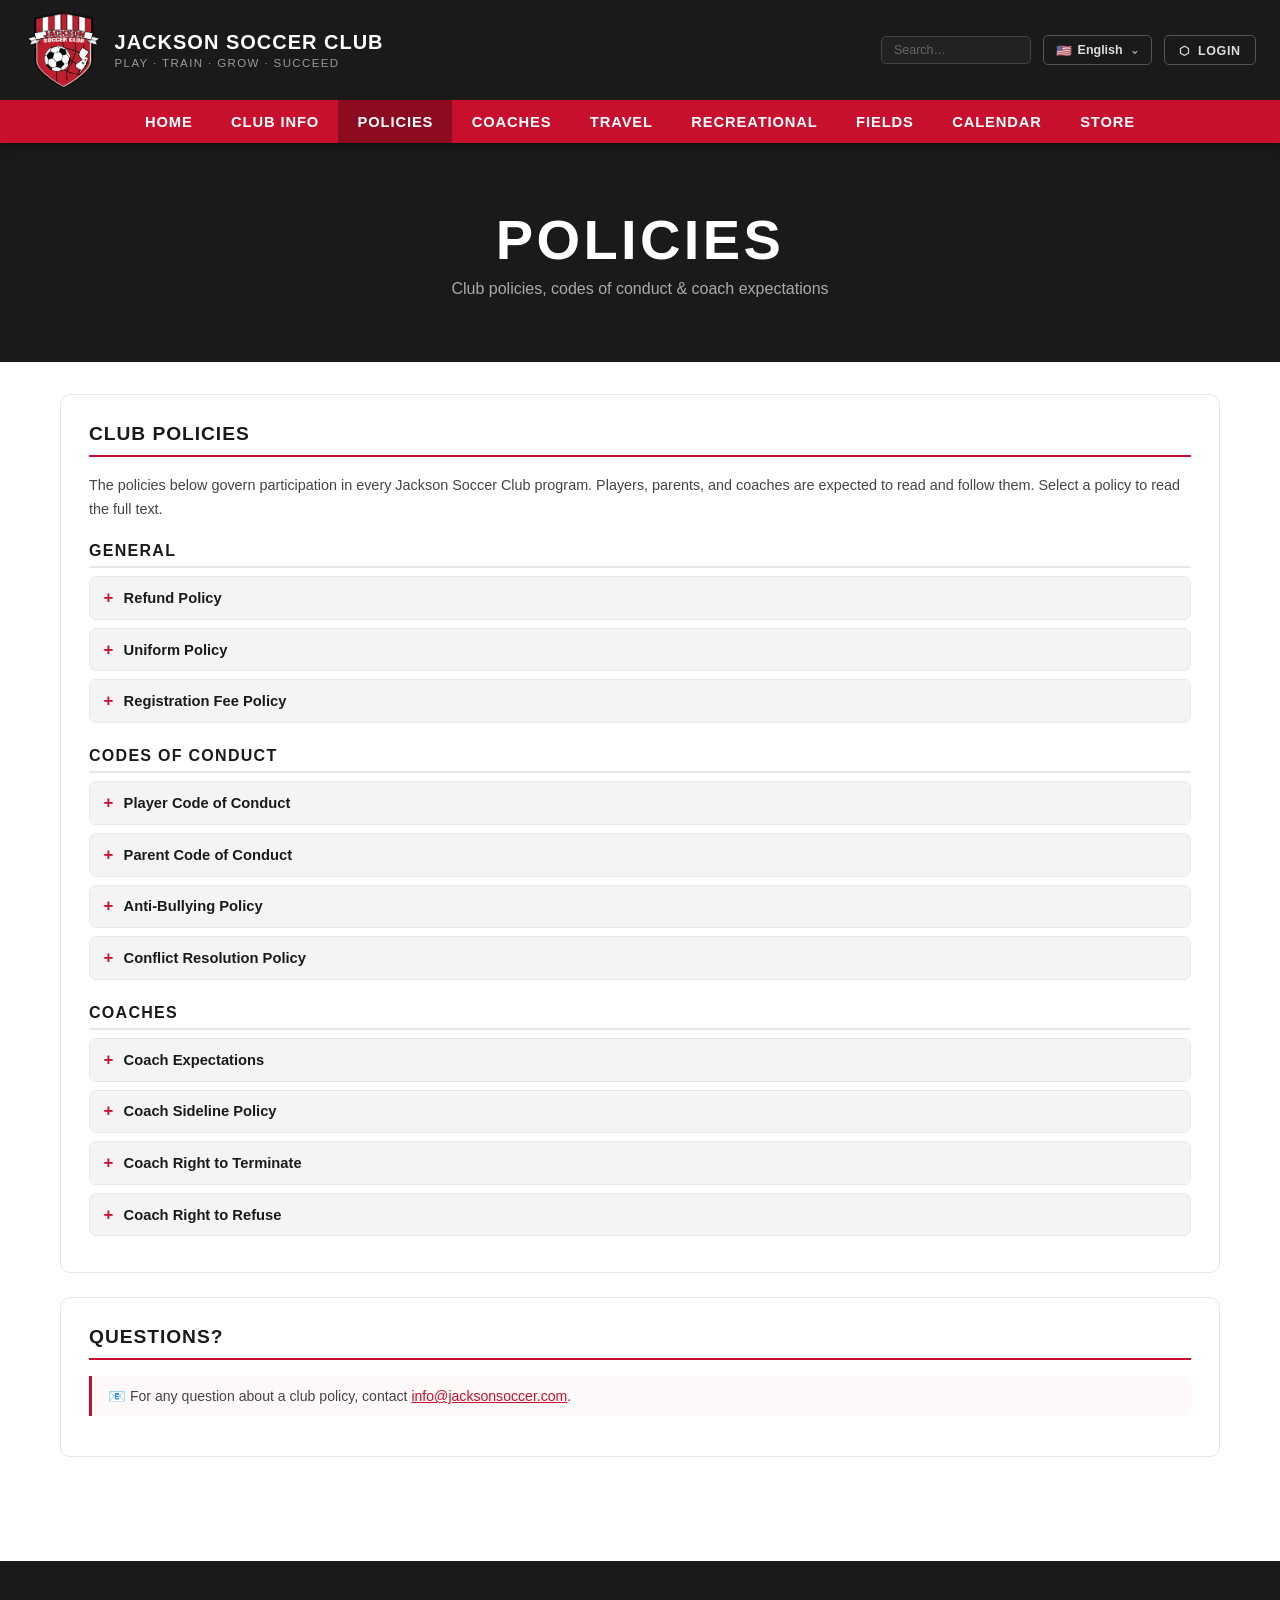
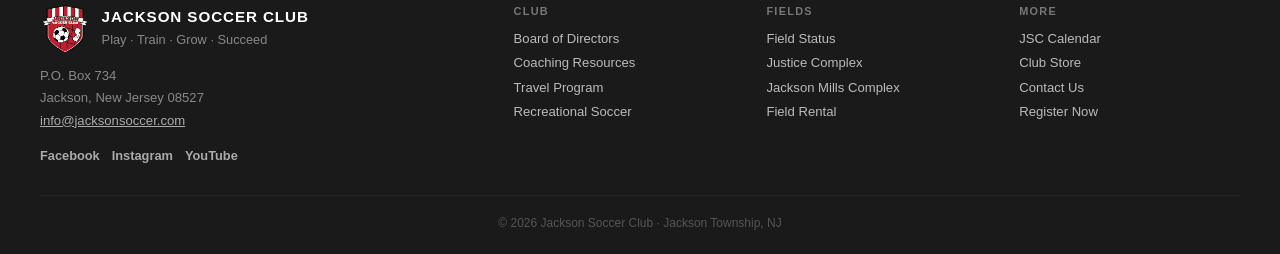
<file: policies.html>
<!DOCTYPE html>
<html lang="en">
<head>
  <meta charset="UTF-8">
  <meta name="viewport" content="width=device-width, initial-scale=1.0">
  <title>Policies – Jackson Soccer Club</title>
  <link rel="stylesheet" href="assets/style.css">
</head>
<body>

<div id="site-header"></div>

<main>
  <div class="page-hero">
    <h1>Policies</h1>
    <p id="page-hero-subtitle">Club policies, codes of conduct &amp; coach expectations</p>
  </div>

  <div class="page-body">

    <div class="content-section">
      <h2>Club Policies</h2>
      <p id="policies-intro">The policies below govern participation in every Jackson Soccer Club program. Players, parents, and coaches are expected to read and follow them. Select a policy to read the full text.</p>

      <div id="policies-content">
        <div class="policy-group">
          <h3 class="policy-group-title">General</h3>
          <details class="policy-item">
            <summary>Refund Policy</summary>
            <div class="policy-body">
              <p>Please contact <a href="mailto:info@jacksonsoccer.com">info@jacksonsoccer.com</a> with any refund questions.</p>
            </div>
          </details>
          <details class="policy-item">
            <summary>Uniform Policy</summary>
            <div class="policy-body">
              <p>Please contact <a href="mailto:info@jacksonsoccer.com">info@jacksonsoccer.com</a> with any uniform questions.</p>
            </div>
          </details>
          <details class="policy-item">
            <summary>Registration Fee Policy</summary>
            <div class="policy-body">
              <p>Please contact <a href="mailto:info@jacksonsoccer.com">info@jacksonsoccer.com</a> with any registration fee questions.</p>
            </div>
          </details>
        </div>

        <div class="policy-group">
          <h3 class="policy-group-title">Codes of Conduct</h3>
          <details class="policy-item">
            <summary>Player Code of Conduct</summary>
            <div class="policy-body">
              <p>A printable copy of the Player Code of Conduct is available below.</p>
              <div class="doc-links">
                <a class="doc-link" href="https://docs.google.com/document/d/1aR4qNe8yQFCeScW0VOXWW3A0LLuKoSZQyTs3EjjlC3k" target="_blank" rel="noopener">📄 Printable Player Code of Conduct</a>
              </div>
            </div>
          </details>
          <details class="policy-item">
            <summary>Parent Code of Conduct</summary>
            <div class="policy-body">
              <p>Please contact <a href="mailto:info@jacksonsoccer.com">info@jacksonsoccer.com</a> with any questions.</p>
            </div>
          </details>
          <details class="policy-item">
            <summary>Anti-Bullying Policy</summary>
            <div class="policy-body">
              <p>Please report any bullying concern to <a href="mailto:info@jacksonsoccer.com">info@jacksonsoccer.com</a>.</p>
            </div>
          </details>
          <details class="policy-item">
            <summary>Conflict Resolution Policy</summary>
            <div class="policy-body">
              <p>Please direct any concern to <a href="mailto:info@jacksonsoccer.com">info@jacksonsoccer.com</a>.</p>
            </div>
          </details>
        </div>

        <div class="policy-group">
          <h3 class="policy-group-title">Coaches</h3>
          <details class="policy-item">
            <summary>Coach Expectations</summary>
            <div class="policy-body">
              <p>Coaches should contact <a href="mailto:info@jacksonsoccer.com">info@jacksonsoccer.com</a> with any questions.</p>
            </div>
          </details>
          <details class="policy-item">
            <summary>Coach Sideline Policy</summary>
            <div class="policy-body">
              <p>Coaches should contact <a href="mailto:info@jacksonsoccer.com">info@jacksonsoccer.com</a> with any questions.</p>
            </div>
          </details>
          <details class="policy-item">
            <summary>Coach Right to Terminate</summary>
            <div class="policy-body">
              <p>Coaches should contact <a href="mailto:info@jacksonsoccer.com">info@jacksonsoccer.com</a> with any questions.</p>
            </div>
          </details>
          <details class="policy-item">
            <summary>Coach Right to Refuse</summary>
            <div class="policy-body">
              <p>Coaches should contact <a href="mailto:info@jacksonsoccer.com">info@jacksonsoccer.com</a> with any questions.</p>
            </div>
          </details>
        </div>
      </div>
    </div>

    <div class="content-section">
      <h2>Questions?</h2>
      <div class="highlight">
        📧 For any question about a club policy, contact <a href="mailto:info@jacksonsoccer.com">info@jacksonsoccer.com</a>.
      </div>
    </div>

  </div>
</main>

<div id="site-footer"></div>

<script src="assets/site.js?v=24"></script>
<script>
  loadSettings().then(() => {
    initSite('policies');
    loadPoliciesContent('policies-content');
  });
</script>
</body>
</html>
</file>
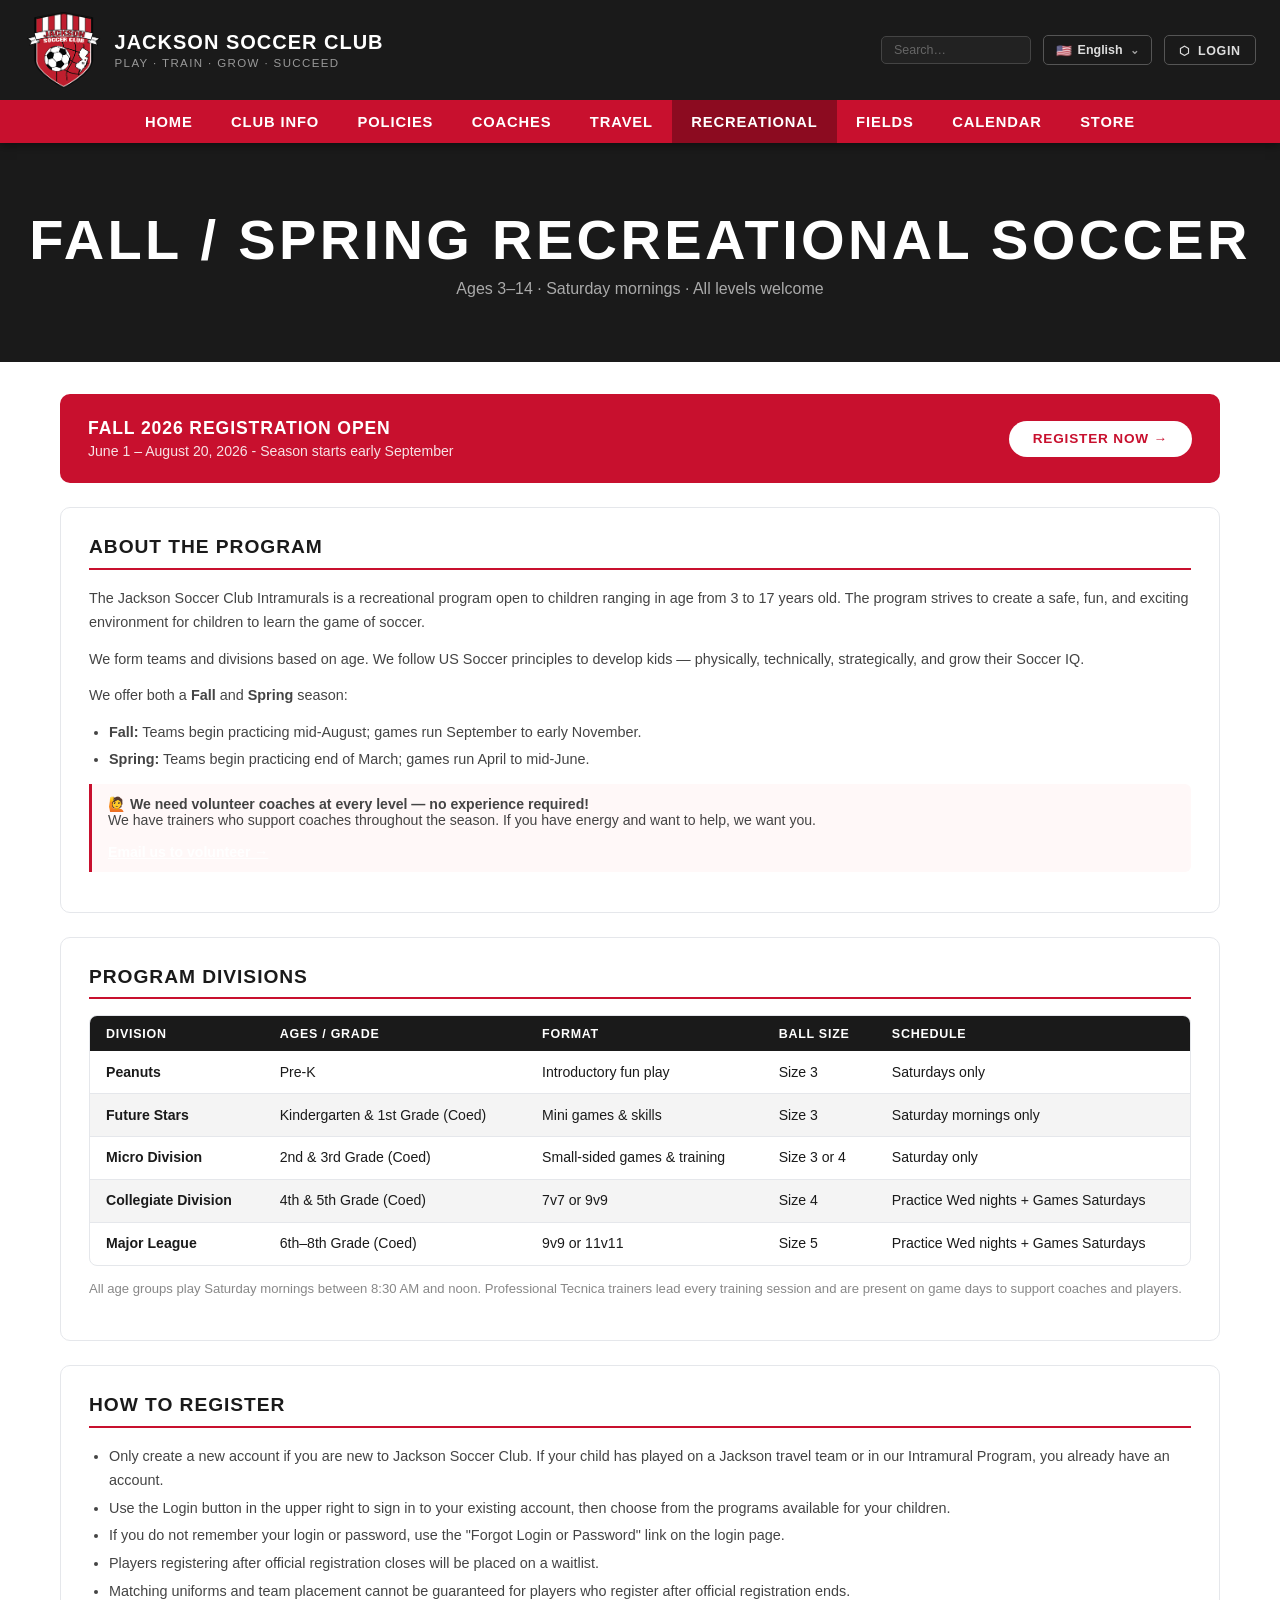
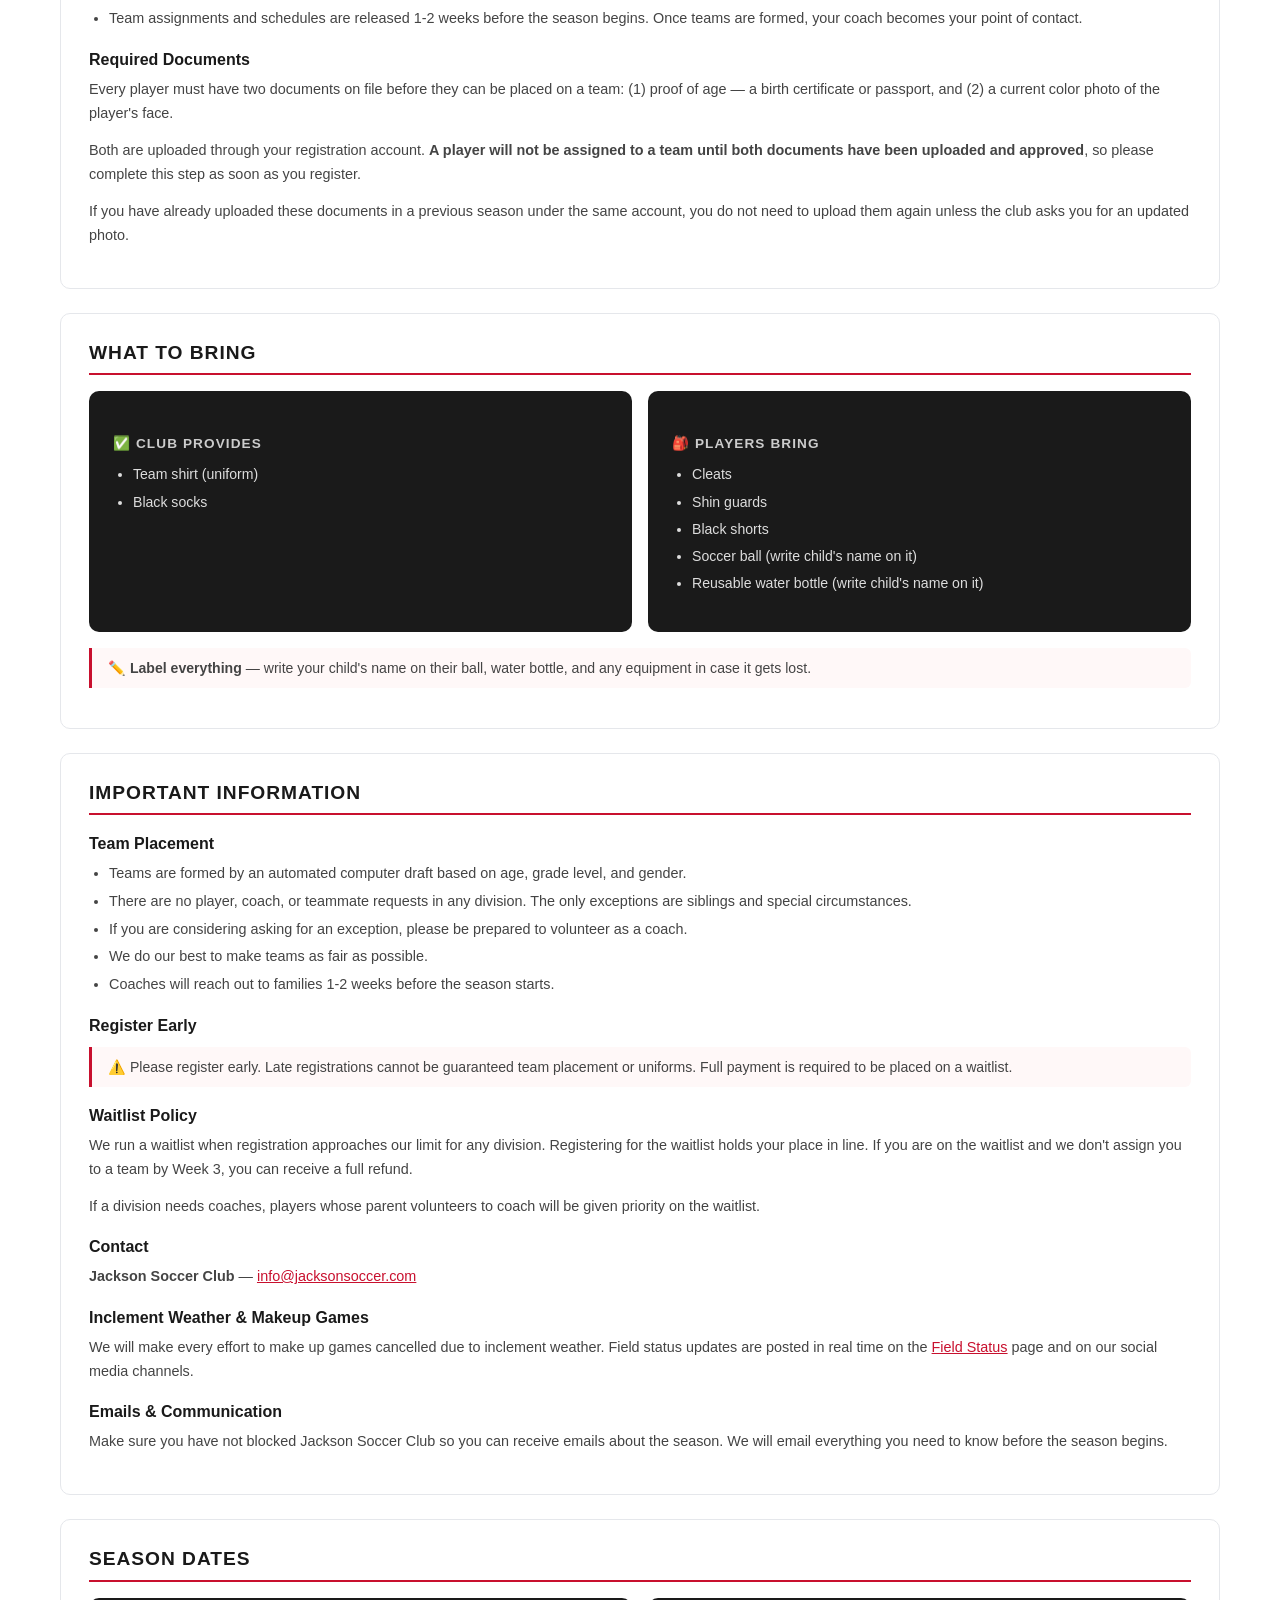
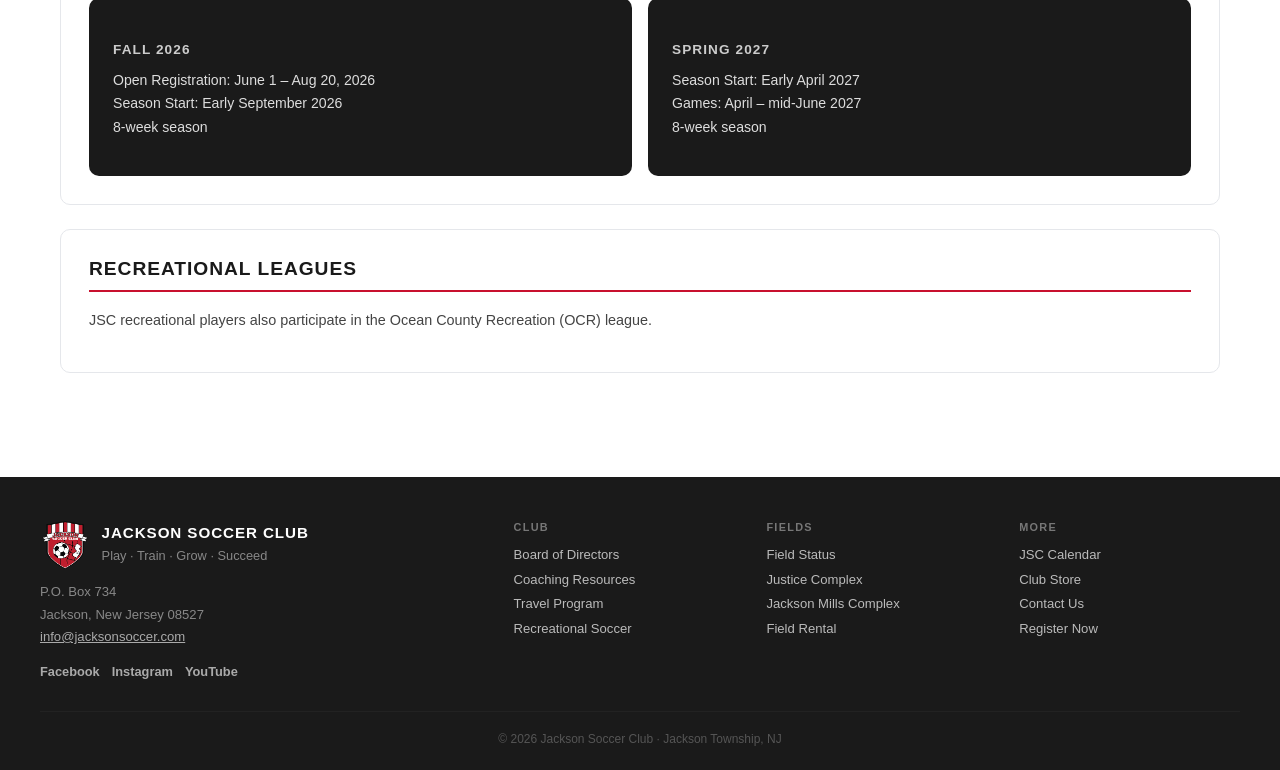
<file: recreational.html>
<!DOCTYPE html>
<html lang="en">
<head>
  <meta charset="UTF-8">
  <meta name="viewport" content="width=device-width, initial-scale=1.0">
  <title>Recreational Soccer – Jackson Soccer Club</title>
  <link rel="stylesheet" href="assets/style.css">
</head>
<body>

<div id="site-header"></div>

<main>
  <div class="page-hero">
    <h1>Fall / Spring Recreational Soccer</h1>
    <p id="rec-hero-subtitle">Ages 3–17 &nbsp;·&nbsp; Saturday mornings &nbsp;·&nbsp; All levels welcome</p>
  </div>

  <div class="page-body">

    <!-- Registration CTA -->
    <div style="background:var(--red);color:#fff;border-radius:10px;padding:1.5rem 1.75rem;margin-bottom:1.5rem;display:flex;align-items:center;justify-content:space-between;flex-wrap:wrap;gap:1rem;">
      <div>
        <div id="rec-cta-heading" style="font-size:1.1rem;font-weight:800;text-transform:uppercase;letter-spacing:0.05em;">Fall 2026 Registration Open</div>
        <div id="rec-cta-subtext" style="font-size:0.88rem;opacity:0.88;margin-top:0.25rem;">June 1 – August 20, 2026 &nbsp;·&nbsp; Season starts early September</div>
      </div>
      <a id="rec-register-btn" href="#" target="_blank" rel="noopener"
         style="background:#fff;color:var(--red);padding:0.65rem 1.5rem;border-radius:25px;font-size:0.85rem;font-weight:800;text-transform:uppercase;letter-spacing:0.06em;text-decoration:none;flex-shrink:0;">
        Register Now →
      </a>
    </div>

    <div class="content-section">
      <h2>About the Program</h2>
      <p>The Jackson Soccer Club Intramurals is a recreational program open to children ranging in age from 3 to 17 years old. The program strives to create a safe, fun, and exciting environment for children to learn the game of soccer.</p>
      <p id="rec-about-intro">We form teams and divisions based on age. We follow US Soccer principles to develop kids — physically, technically, strategically, and grow their Soccer IQ.</p>
      <p>We offer both a <strong>Fall</strong> and <strong>Spring</strong> season:</p>
      <ul id="rec-about-bullets">
        <li><strong>Fall:</strong> Teams begin practicing mid-August; games run September to early November.</li>
        <li><strong>Spring:</strong> Teams begin practicing end of March; games run April to mid-June.</li>
      </ul>
      <div class="highlight" id="volunteer"><span id="rec-volunteer-cta" style="display:contents;">
        🙋 <strong>We need volunteer coaches at every level — no experience required!</strong><br>
        We have trainers who support coaches throughout the season. If you have energy and want to help, we want you.
        <br><br>
        <a href="mailto:info@jacksonsoccer.com" style="color:#fff;font-weight:700;">Email us to volunteer →</a>
      </span></div>
    </div>

    <div class="content-section">
      <h2>Program Divisions</h2>
      <div class="div-table-scroll">
      <table class="div-table">
        <thead>
          <tr>
            <th>Division</th>
            <th>Ages / Grade</th>
            <th>Format</th>
            <th>Ball Size</th>
            <th>Schedule</th>
          </tr>
        </thead>
        <tbody id="rec-divisions-table">
          <tr>
            <td><strong>Peanuts</strong></td>
            <td>Pre-K</td>
            <td>Introductory fun play</td>
            <td>Size 3</td>
            <td>Saturdays only</td>
          </tr>
          <tr>
            <td><strong>Future Stars</strong></td>
            <td>Kindergarten &amp; 1st Grade (Coed)</td>
            <td>Mini games &amp; skills</td>
            <td>Size 3</td>
            <td>Saturday mornings only</td>
          </tr>
          <tr>
            <td><strong>Micro Division</strong></td>
            <td>2nd &amp; 3rd Grade (Coed)</td>
            <td>Small-sided games &amp; training</td>
            <td>Size 3 or 4</td>
            <td>Saturday only</td>
          </tr>
          <tr>
            <td><strong>Collegiate Division</strong></td>
            <td>4th &amp; 5th Grade (Coed)</td>
            <td>7v7 or 9v9</td>
            <td>Size 4</td>
            <td>Practice Wed nights + Games Saturdays</td>
          </tr>
          <tr>
            <td><strong>Major League</strong></td>
            <td>6th–8th Grade (Coed)</td>
            <td>9v9 or 11v11</td>
            <td>Size 5</td>
            <td>Practice Wed nights + Games Saturdays</td>
          </tr>
          <tr>
            <td><strong>Premier Division</strong></td>
            <td>Ages 14–17 (High School)</td>
            <td>Full-sided</td>
            <td>Size 5</td>
            <td>Once per week — accommodates school schedules</td>
          </tr>
        </tbody>
      </table>
      </div>
      <p id="rec-divisions-note" style="margin-top:0.75rem;font-size:0.82rem;color:#888;">All age groups play Saturday mornings between 8:30 AM and noon. Professional Tecnica trainers lead every training session and are present on game days to support coaches and players.</p>
    </div>

    <div class="content-section">
      <h2>How to Register</h2>
      <ul id="rec-how-to-register">
        <li>Go to the Jackson Soccer Club registration site and choose the program your child will play in.</li>
        <li><strong>Existing members: log in to your existing account rather than creating a second one.</strong> Creating a duplicate account splits your family's history and delays team placement.</li>
        <li>New families: create one household account, then add each child as a participant under that account.</li>
        <li>Select the correct program and division for each child, then complete the registration questions.</li>
        <li>Read and accept the club waivers and codes of conduct during checkout.</li>
        <li>Pay in full to complete registration — a registration is not finished until payment is received.</li>
        <li>Upload the required documents (see below). Team assignment cannot happen until these are uploaded.</li>
        <li>Watch for a confirmation email. Your coach will contact you 1&ndash;2 weeks before the season starts.</li>
      </ul>

      <h3 style="margin-top:1.25rem;">Required Documents</h3>
      <div id="rec-required-documents">
        <p>Every player must have two documents on file before they can be placed on a team: (1) proof of age &mdash; a birth certificate or passport, and (2) a current color photo of the player's face.</p>
        <p>Both are uploaded through your registration account. <strong>A player will not be assigned to a team until both documents have been uploaded and approved</strong>, so please complete this step as soon as you register.</p>
        <p>If you have already uploaded these documents in a previous season under the same account, you do not need to upload them again unless the club asks you for an updated photo.</p>
      </div>
    </div>

    <div class="content-section">
      <h2>What to Bring</h2>

      <div style="display:grid;grid-template-columns:1fr 1fr;gap:1rem;">
        <div class="contact-block">
          <h3>✅ Club Provides</h3>
          <ul id="rec-club-provides">
            <li>Team shirt (uniform)</li>
            <li>Black socks</li>
          </ul>
        </div>
        <div class="contact-block">
          <h3>🎒 Players Bring</h3>
          <ul id="rec-players-bring">
            <li>Cleats</li>
            <li>Shin guards</li>
            <li>Black shorts</li>
            <li>Soccer ball (write child's name on it)</li>
            <li>Reusable water bottle (write child's name on it)</li>
          </ul>
        </div>
      </div>
      <div class="highlight" style="margin-top:1rem;">
        ✏️ <strong>Label everything</strong> — write your child's name on their ball, water bottle, and any equipment in case it gets lost.
      </div>
    </div>

    <div class="content-section">
      <h2>Important Information</h2>

      <h3>Team Placement</h3>
      <ul id="rec-placement-bullets">
        <li>Teams are chosen at random based on age/grade level/gender.</li>
        <li>We cannot accept player, coach, or teammate requests.</li>
        <li>We do our best to make teams as fair as possible.</li>
        <li>Coaches will reach out to families 1–2 weeks before the season starts.</li>
      </ul>

      <h3>Register Early</h3>
      <div class="highlight" id="rec-register-highlight">
        ⚠️ <strong>Please register early.</strong> Late registrations cannot be guaranteed team placement or uniforms. Full payment is required to be placed on a waitlist.
      </div>

      <h3>Waitlist Policy</h3>
      <div id="rec-waitlist-text">
        <p>We run a waitlist when registration approaches our limit for any division. Registering for the waitlist holds your place in line. If you are on the waitlist and we don't assign you to a team by Week 3, you can receive a full refund.</p>
        <p>If a division needs coaches, players whose parent volunteers to coach will be given priority on the waitlist.</p>
      </div>

      <h3>Contact</h3>
      <p id="rec-commissioner">Jackson Soccer Club &mdash; <a href="mailto:info@jacksonsoccer.com">info@jacksonsoccer.com</a></p>

      <h3>Inclement Weather &amp; Makeup Games</h3>
      <p>We will make every effort to make up games cancelled due to inclement weather. Field status updates are posted in real time on the <a href="fields.html">Field Status</a> page and on our social media channels.</p>

      <h3>Emails &amp; Communication</h3>
      <p>Make sure you have not blocked Jackson Soccer Club so you can receive emails about the season. We will email everything you need to know before the season begins.</p>
    </div>

    <div class="content-section">
      <h2>Season Dates</h2>
      <div style="display:grid;grid-template-columns:1fr 1fr;gap:1rem;">
        <div class="contact-block">
          <h3>Fall 2026</h3>
          <p>
            Open Registration: June 1 – Aug 20, 2026<br>
            Season Start: Early September 2026<br>
            8-week season
          </p>
        </div>
        <div class="contact-block">
          <h3>Spring 2027</h3>
          <p>
            Season Start: Early April 2027<br>
            Games: April – mid-June 2027<br>
            8-week season
          </p>
        </div>
      </div>
    </div>

    <div class="content-section">
      <h2>Recreational Leagues</h2>
      <p>JSC recreational players also participate in the Ocean County Recreation (OCR) league.</p>
    </div>

  </div>
</main>

<div id="site-footer"></div>

<script src="assets/site.js?v=24"></script>
<script>loadSettings().then(() => { initSite('recreational'); loadRecreationalContent(); });</script>
</body>
</html>
</file>
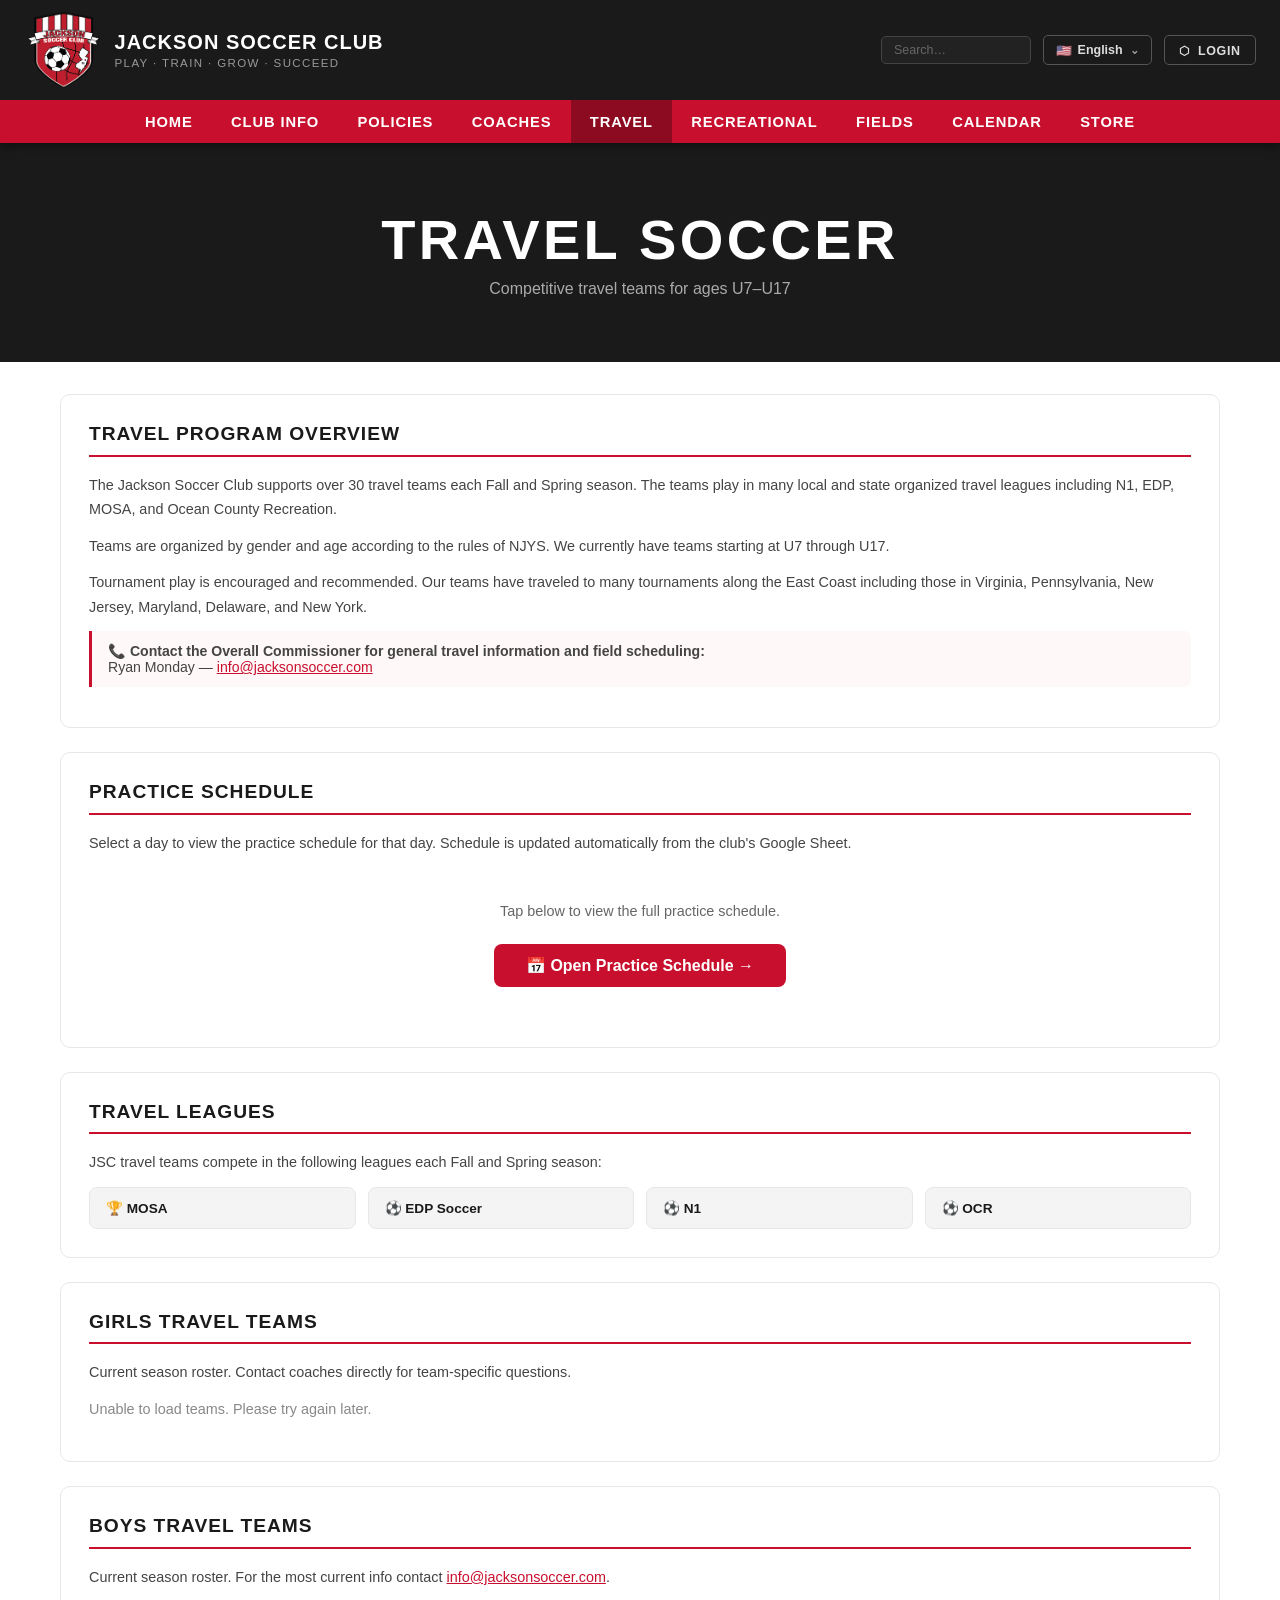
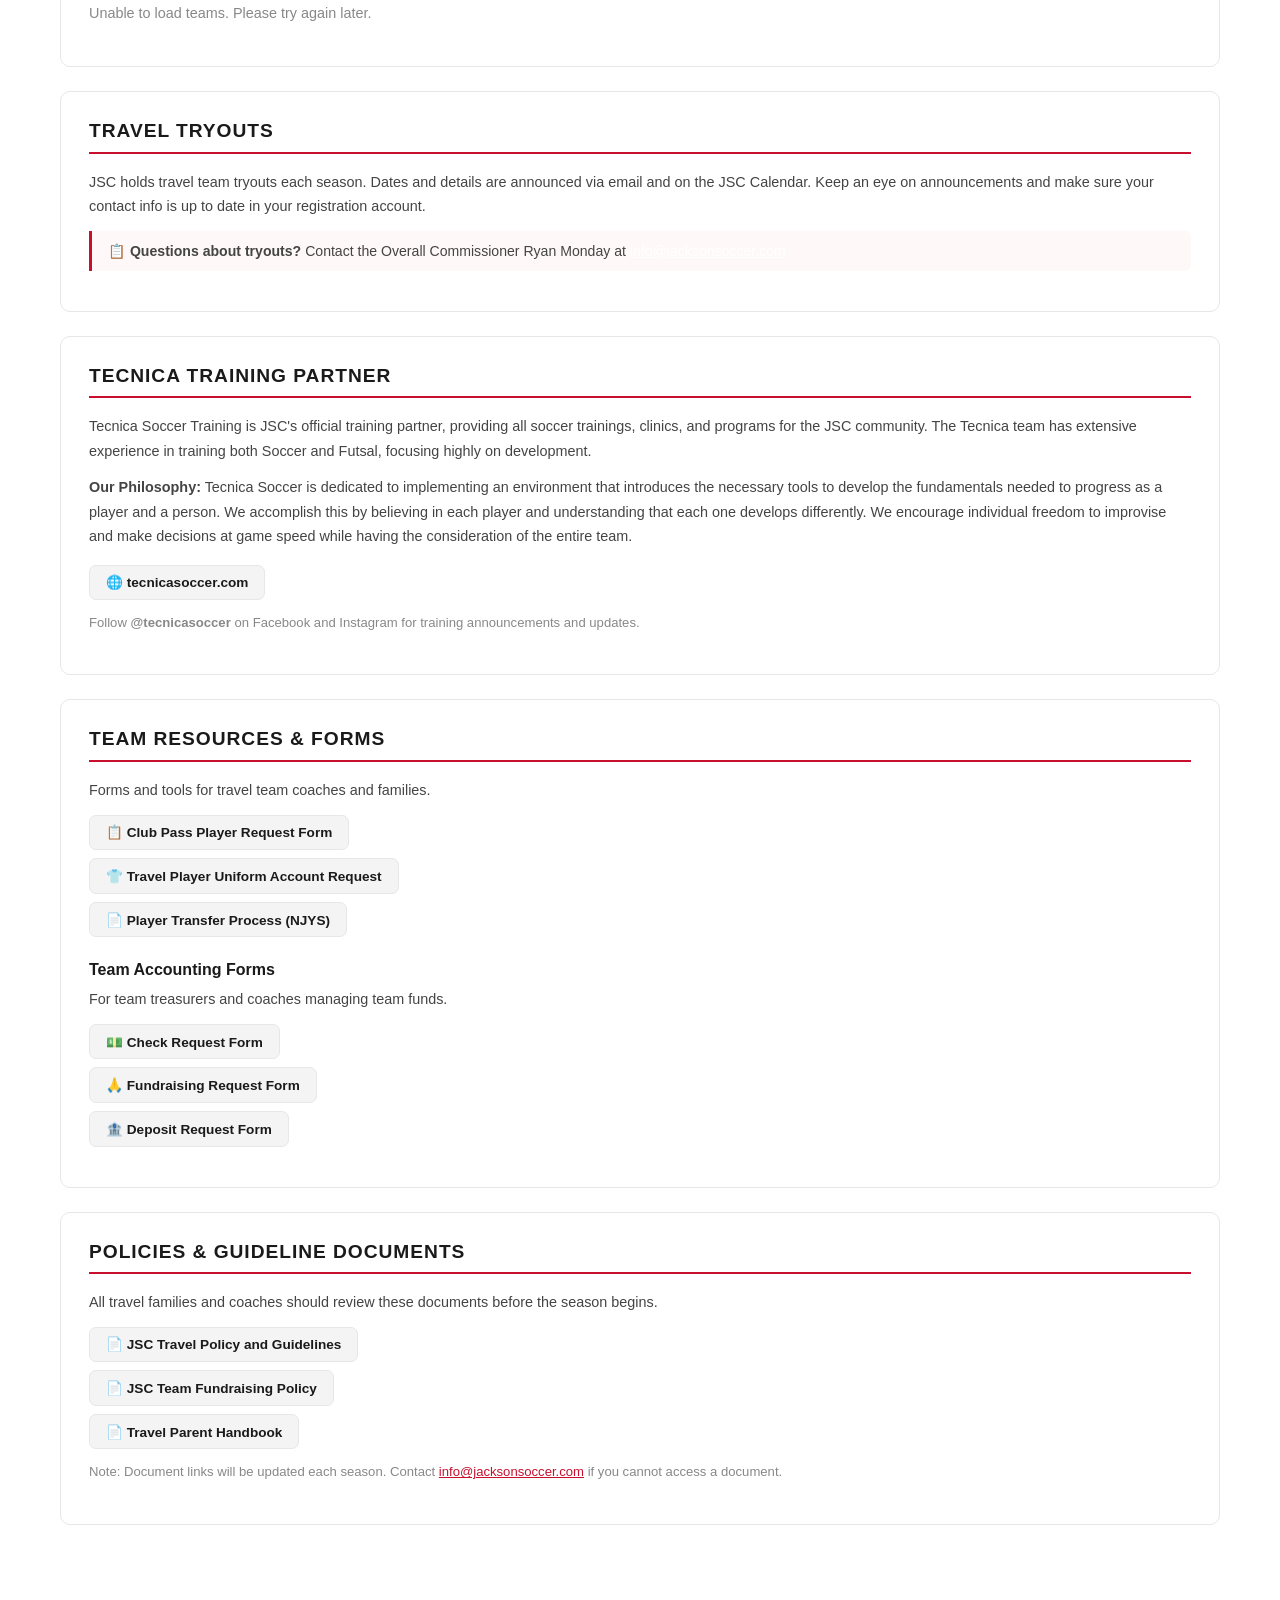
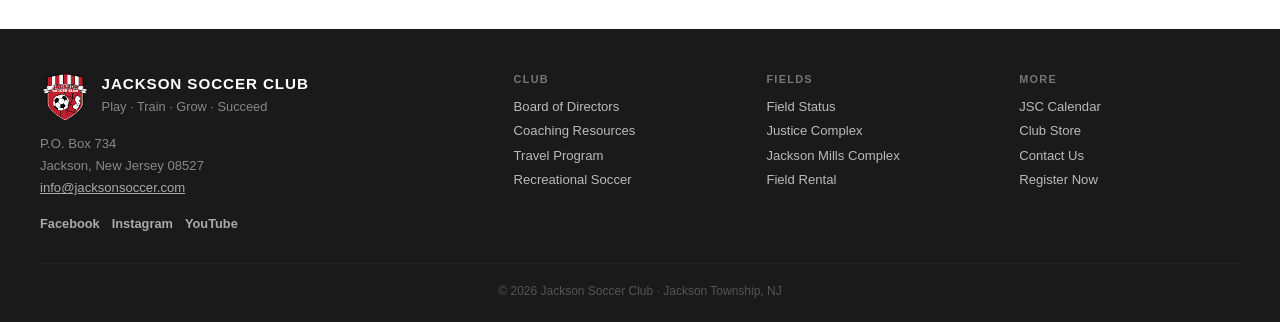
<file: travel.html>
<!DOCTYPE html>
<html lang="en">
<head>
  <meta charset="UTF-8">
  <meta name="viewport" content="width=device-width, initial-scale=1.0">
  <title>Travel Soccer – Jackson Soccer Club</title>
  <link rel="stylesheet" href="assets/style.css">
</head>
<body>

<div id="site-header"></div>

<main>
  <div class="page-hero">
    <h1>Travel Soccer</h1>
    <p id="page-hero-subtitle">Competitive travel teams for ages U7–U17</p>
  </div>

  <div class="page-body">

    <div class="content-section">
      <h2>Travel Program Overview</h2>
      <div id="travel-overview">
        <p>The Jackson Soccer Club supports over 30 travel teams each Fall and Spring season. The teams play in many local and state organized travel leagues including EDP, MAPS, JAGS, MOSA, and Ocean County Recreation.</p>
        <p>Teams are organized by gender and age according to the rules of NJYS. We currently have teams starting at U7 through U17.</p>
        <p>Tournament play is encouraged and recommended. Our teams have traveled to many tournaments along the East Coast including those in Virginia, Pennsylvania, New Jersey, Maryland, Delaware, and New York.</p>
      </div>

      <div class="highlight" id="travel-commissioner-highlight">
        📞 <strong>Contact the Overall Commissioner for general travel information and field scheduling:</strong><br>
        Ryan Monday — <a href="mailto:info@jacksonsoccer.com">info@jacksonsoccer.com</a>
      </div>
    </div>

    <div class="content-section">
      <h2>Practice Schedule</h2>
      <p>Select a day to view the practice schedule for that day. Schedule is updated automatically from the club's Google Sheet.</p>
      <div id="practice-schedule"><p style="color:#888;font-size:0.9rem;">Loading…</p></div>
    </div>

    <div class="content-section">
      <h2>Travel Leagues</h2>
      <p id="travel-leagues-intro">JSC travel teams compete in the following leagues each Fall and Spring season:</p>
      <div class="ext-link-grid" id="travel-leagues">
        <a class="ext-link" href="https://mosa.gotsportsites.com" target="_blank" rel="noopener">🏆 MOSA</a>
        <a class="ext-link" href="https://www.edpsoccer.com" target="_blank" rel="noopener">⚽ EDP Soccer</a>
        <span class="ext-link ext-link--plain">⚽ MAPS</span>
        <span class="ext-link ext-link--plain">⚽ JAGS</span>
        <span class="ext-link ext-link--plain">⚽ N1</span>
        <span class="ext-link ext-link--plain">⚽ OCR</span>
      </div>
    </div>

    <div class="content-section" id="travel-teams-girls-section">
      <h2>Girls Travel Teams</h2>
      <p>Current season roster. Contact coaches directly for team-specific questions.</p>
      <div id="travel-teams-girls"><p style="color:#888;font-size:0.9rem;">Loading teams…</p></div>
    </div>

    <div class="content-section" id="travel-teams-boys-section">
      <h2>Boys Travel Teams</h2>
      <p id="travel-boys-note">Current season roster. For the most current info contact <a href="mailto:info@jacksonsoccer.com">info@jacksonsoccer.com</a>.</p>
      <div id="travel-teams-boys"><p style="color:#888;font-size:0.9rem;">Loading teams…</p></div>
    </div>

    <div class="content-section">
      <h2>Travel Tryouts</h2>
      <div id="travel-tryouts">
        <p>JSC holds travel team tryouts each season. Dates and details are announced via email and on the JSC Calendar. Keep an eye on announcements and make sure your contact info is up to date in your registration account.</p>
      </div>
      <div class="highlight" id="travel-tryouts-cta">
        📋 <strong>Questions about tryouts?</strong> Contact the Overall Commissioner Ryan Monday at <a href="mailto:info@jacksonsoccer.com" style="color:#fff;">info@jacksonsoccer.com</a>
      </div>
    </div>

    <div class="content-section">
      <h2>Tecnica Training Partner</h2>
      <div id="travel-tecnica">
        <p>Tecnica Soccer Training is JSC's official training partner, providing all soccer trainings, clinics, and programs for the JSC community. The Tecnica team has extensive experience in training both Soccer and Futsal, focusing highly on development.</p>
        <p><strong>Our Philosophy:</strong> Tecnica Soccer is dedicated to implementing an environment that introduces the necessary tools to develop the fundamentals needed to progress as a player and a person. We accomplish this by believing in each player and understanding that each one develops differently. We encourage individual freedom to improvise and make decisions at game speed while having the consideration of the entire team.</p>
      </div>
      <div class="doc-links" id="travel-tecnica-link" style="margin-top:1rem;">
        <a class="doc-link" href="https://tecnicasoccer.com" target="_blank" rel="noopener">🌐 tecnicasoccer.com</a>
      </div>
      <p id="travel-tecnica-social" style="font-size:0.82rem;color:#888;margin-top:0.5rem;">Follow <strong>@tecnicasoccer</strong> on Facebook and Instagram for training announcements and updates.</p>
    </div>

    <div class="content-section">
      <h2>Team Resources &amp; Forms</h2>
      <p>Forms and tools for travel team coaches and families.</p>
      <div class="doc-links" id="travel-resource-forms">
        <a class="doc-link" href="https://docs.google.com/forms/d/e/1FAIpQLSdKE7qdB1doW4cmukWOSUsBByaP8IMTMVbuNxvsxGgcPH69uA/viewform?usp=sf_link" target="_blank" rel="noopener">📋 Club Pass Player Request Form</a>
        <a class="doc-link" href="https://docs.google.com/forms/d/e/1FAIpQLSenBewUJBbYgRug7rGWkGjWFwpkA_9-EU3IQbHbyUzR1AyceQ/viewform?usp=sf_link" target="_blank" rel="noopener">👕 Travel Player Uniform Account Request</a>
        <a class="doc-link" href="https://dt5602vnjxv0c.cloudfront.net/portals/50469/docs/sports%20connect-new%20jersey%20youth%20soccer-%20documents/ptprocess_2021.pdf" target="_blank" rel="noopener">📄 Player Transfer Process (NJYS)</a>
      </div>

      <h3 style="margin-top:1.5rem;">Team Accounting Forms</h3>
      <p>For team treasurers and coaches managing team funds.</p>
      <div class="doc-links" id="travel-accounting-forms">
        <a class="doc-link" href="https://www.jacksonsoccer.com/LinkClick.aspx?fileticket=9ogujFHf27U%3d&tabid=755765&portalid=50583" target="_blank" rel="noopener">💵 Check Request Form</a>
        <a class="doc-link" href="https://docs.google.com/forms/d/e/1FAIpQLSehZduM6UweiXVy2HtNkDmcXDNJJMqW2SV5xl22lOFg6xg-Mw/viewform" target="_blank" rel="noopener">🙏 Fundraising Request Form</a>
        <a class="doc-link" href="https://www.jacksonsoccer.com/LinkClick.aspx?fileticket=PiYTtxa9W8s%3d&tabid=755767&portalid=50583" target="_blank" rel="noopener">🏦 Deposit Request Form</a>
      </div>
    </div>

    <div class="content-section">
      <h2>Policies &amp; Guideline Documents</h2>
      <p>All travel families and coaches should review these documents before the season begins.</p>
      <div class="doc-links" id="travel-policy-docs">
        <a class="doc-link" href="https://docs.google.com/document/d/1Kjf7VEG2GNAYn5TisAO7NpjYudt_3wvshJ6_YR9VKkc/edit?usp=sharing" target="_blank" rel="noopener">📄 JSC Travel Policy and Guidelines</a>
        <a class="doc-link" href="https://drive.google.com/file/d/1bvk5i2kxf4x7dQr-FlO-p8HeBZuD8Ro0/view?usp=sharing" target="_blank" rel="noopener">📄 JSC Team Fundraising Policy</a>
        <a class="doc-link" href="https://drive.google.com/file/d/1lCtTOawj4H_ROoa5Sl80Y-Ba9JD87eUQ/view?usp=sharing" target="_blank" rel="noopener">📄 Travel Parent Handbook</a>
      </div>
      <p id="travel-policy-note" style="font-size:0.82rem;color:#888;margin-top:0.5rem;">
        Note: Document links will be updated each season. Contact <a href="mailto:info@jacksonsoccer.com">info@jacksonsoccer.com</a> if you cannot access a document.
      </p>
    </div>

  </div>
</main>

<div id="site-footer"></div>

<script src="assets/site.js?v=24"></script>
<script>
  loadSettings().then(() => {
    initSite('travel');
    loadTravelContent();
    loadTravelTeams(CONFIG.TRAVEL_TEAMS_CSV);
    loadPracticeSchedule('practice-schedule');
  });
</script>
</body>
</html>
</file>
<file: assets/style.css>
/* ================================================================
   Jackson Soccer Club — Shared Stylesheet
   ================================================================ */

*, *::before, *::after { box-sizing: border-box; margin: 0; padding: 0; }

:root {
  --red:       #C8102E;
  --dark-red:  #9B0D23;
  --black:     #1A1A1A;
  --white:     #FFFFFF;
  --gray:      #F4F4F4;
  --border:    #E5E7EB;
  --text:      #1A1A1A;
  --muted:     #666666;
  --open:      #16a34a;
  --open-bg:   #dcfce7;
  --closed:    #dc2626;
  --closed-bg: #fee2e2;
}

html {
  scroll-behavior: smooth;
  overflow-x: hidden;
}

body {
  font-family: -apple-system, BlinkMacSystemFont, 'Segoe UI', Roboto, 'Helvetica Neue', sans-serif;
  color: var(--text);
  background: var(--white);
  min-height: 100vh;
  display: flex;
  flex-direction: column;
  overflow-x: hidden;
}

main { flex: 1; }

img { max-width: 100%; display: block; }

a { color: var(--red); }

/* ── LANGUAGE TOGGLE (Google Translate, custom UI) ──
   Google's own widget is rendered off-screen (#google_translate_element,
   display:none in JS) purely to drive translation; everything visible
   here is our own markup so it matches the rest of the header. */
.lang-switcher { position: relative; flex-shrink: 0; }

.lang-btn {
  display: inline-flex;
  align-items: center;
  gap: 0.35rem;
  padding: 0.38rem 0.75rem;
  background: transparent;
  border: 1px solid #555;
  border-radius: 5px;
  color: #ddd;
  font-size: 0.78rem;
  font-weight: 600;
  cursor: pointer;
  white-space: nowrap;
  transition: border-color 0.15s, color 0.15s;
}
.lang-btn:hover { border-color: var(--red); color: #fff; }
.lang-chevron { font-size: 0.7rem; opacity: 0.7; margin-left: 0.1rem; }

.lang-menu {
  display: none;
  position: absolute;
  top: calc(100% + 8px);
  right: 0;
  background: #fff;
  border-radius: 10px;
  box-shadow: 0 8px 24px rgba(0,0,0,0.18);
  padding: 0.4rem;
  min-width: 160px;
  z-index: 200;
}
.lang-menu.open { display: block; }

.lang-option {
  display: flex;
  align-items: center;
  justify-content: space-between;
  gap: 0.5rem;
  width: 100%;
  padding: 0.5rem 0.6rem;
  background: none;
  border: none;
  border-radius: 6px;
  font-size: 0.88rem;
  color: var(--text);
  text-align: left;
  cursor: pointer;
}
.lang-option:hover { background: var(--gray); }
.lang-check { color: var(--red); font-weight: 700; }

/* Google injects a full-width iframe banner + shifts <body> down on translate — suppress both so our layout doesn't jump */
.goog-te-banner-frame { display: none !important; }
body { top: 0 !important; }
.goog-tooltip, .goog-tooltip:hover { display: none !important; }
.goog-text-highlight { background: none !important; box-shadow: none !important; }

@media (max-width: 640px) {
  .lang-menu { right: -1rem; }
}

/* ── HEADER ── */
#site-header header {
  background: var(--black);
  position: sticky;
  top: 0;
  z-index: 500;
  box-shadow: 0 2px 10px rgba(0,0,0,0.5);
  width: 100%;
}

.header-inner {
  max-width: 1400px;
  margin: 0 auto;
  padding: 0 1.5rem;
  height: 100px;
  display: flex;
  align-items: center;
  justify-content: space-between;
  gap: 1rem;
}

.header-right {
  display: flex;
  align-items: center;
  gap: 0.75rem;
  flex-shrink: 0;
}

.site-logo {
  display: flex;
  align-items: center;
  gap: 0.75rem;
  text-decoration: none;
  flex-shrink: 0;
}

.site-logo img {
  height: 76px;
  width: auto;
}

.logo-text {
  color: var(--white);
  font-size: 1.25rem;
  font-weight: 800;
  text-transform: uppercase;
  letter-spacing: 0.05em;
  line-height: 1.2;
}

.logo-text small {
  display: block;
  font-size: 0.72rem;
  font-weight: 400;
  letter-spacing: 0.12em;
  color: #999;
  margin-top: 3px;
  text-transform: uppercase;
}

/* ── MAIN NAV BAR (two-tier layout) ── */
.main-nav-bar {
  background: var(--red);
  width: 100%;
}

.main-nav-bar ul {
  display: flex;
  list-style: none;
  justify-content: center;
  flex-wrap: wrap;
  max-width: 1400px;
  margin: 0 auto;
  padding: 0 1.25rem;
}

.main-nav-bar a {
  display: block;
  padding: 0.85rem 1.2rem;
  color: #fff;
  text-decoration: none;
  font-size: 0.92rem;
  font-weight: 700;
  text-transform: uppercase;
  letter-spacing: 0.06em;
  white-space: nowrap;
  transition: background 0.15s;
}

.main-nav-bar a:hover { background: rgba(0,0,0,0.2); }
.main-nav-bar a.active { background: rgba(0,0,0,0.3); }

/* ── SEARCH ── */
.search-wrap {
  position: relative;
  flex-shrink: 1;
}

.search-wrap input[type="search"] {
  background: #222;
  border: 1px solid #444;
  border-radius: 5px;
  color: #ddd;
  padding: 0.38rem 0.75rem;
  font-size: 0.78rem;
  width: 150px;
  transition: width 0.2s, border-color 0.15s;
  outline: none;
}

.search-wrap input[type="search"]:focus {
  border-color: var(--red);
  width: 210px;
}

.search-wrap input[type="search"]::placeholder { color: #666; }

.search-results {
  display: none;
  position: absolute;
  top: calc(100% + 6px);
  right: 0;
  background: #1e1e1e;
  border: 1px solid #333;
  border-radius: 7px;
  min-width: 250px;
  box-shadow: 0 8px 24px rgba(0,0,0,0.5);
  z-index: 600;
  overflow: hidden;
}

.search-results.open { display: block; }

.search-results a {
  display: block;
  padding: 0.6rem 1rem;
  color: #ccc;
  text-decoration: none;
  font-size: 0.85rem;
  border-bottom: 1px solid #2a2a2a;
  transition: background 0.1s, color 0.1s;
  white-space: nowrap;
  overflow: hidden;
  text-overflow: ellipsis;
}

.search-results a:last-child { border-bottom: none; }
.search-results a:hover { background: var(--red); color: #fff; }

.mobile-search-li {
  padding: 0.6rem 0 !important;
  border-bottom: 1px solid #222 !important;
}

.mobile-search-li input[type="search"] {
  width: 100%;
  background: #222;
  border: 1px solid #444;
  border-radius: 5px;
  color: #ddd;
  padding: 0.5rem 0.75rem;
  font-size: 0.9rem;
  outline: none;
}

.mobile-search-li input[type="search"]:focus { border-color: var(--red); }

.search-results-mobile {
  position: static;
  margin-top: 0.4rem;
  box-shadow: none;
  min-width: unset;
  border-radius: 5px;
}

.header-login-btn {
  display: inline-flex;
  align-items: center;
  gap: 0.4rem;
  padding: 0.38rem 0.9rem;
  border: 1px solid #555;
  border-radius: 5px;
  color: #ddd;
  text-decoration: none;
  font-size: 0.78rem;
  font-weight: 600;
  text-transform: uppercase;
  letter-spacing: 0.05em;
  transition: border-color 0.15s, color 0.15s;
  white-space: nowrap;
  flex-shrink: 0;
}
.header-login-btn:hover { border-color: var(--red); color: #fff; }

.hamburger {
  display: none;
  background: none;
  border: 1px solid #444;
  border-radius: 5px;
  padding: 0.4rem 0.65rem;
  cursor: pointer;
  color: var(--white);
  font-size: 1.1rem;
  line-height: 1;
}

#mobile-nav {
  display: none;
  background: #111;
  border-top: 3px solid var(--red);
}

#mobile-nav.open { display: block; }

#mobile-nav ul {
  list-style: none;
  padding: 0.5rem 1.25rem 1rem;
}

#mobile-nav a {
  display: block;
  padding: 0.7rem 0;
  color: #ccc;
  text-decoration: none;
  font-size: 0.9rem;
  font-weight: 600;
  text-transform: uppercase;
  letter-spacing: 0.05em;
  border-bottom: 1px solid #222;
  transition: color 0.15s;
}

#mobile-nav a:hover { color: var(--red); }
#mobile-nav li:last-child a { border-bottom: none; }

/* ── RED ACCENT BAR under header ── */
/* accent-bar replaced by main-nav-bar */

/* ── PAGE HERO ── */
.page-hero {
  background: var(--black);
  color: var(--white);
  padding: 4rem 1.25rem;
  text-align: center;
}

.page-hero h1 {
  font-size: clamp(2rem, 5vw, 3.5rem);
  font-weight: 900;
  text-transform: uppercase;
  letter-spacing: 0.06em;
}

.page-hero p {
  margin-top: 0.5rem;
  font-size: 1rem;
  color: #aaa;
}

/* Home hero gets red background */
.home-hero {
  background: var(--red);
  color: var(--white);
  padding: 3rem 1.25rem;
  text-align: center;
}

.home-hero h1 {
  font-size: clamp(1.8rem, 5vw, 3rem);
  font-weight: 900;
  text-transform: uppercase;
  letter-spacing: 0.06em;
}

.home-hero p {
  margin-top: 0.4rem;
  font-size: 1rem;
  opacity: 0.88;
}

.hero-btn {
  display: inline-block;
  margin-top: 1.25rem;
  padding: 0.75rem 2rem;
  background: var(--white);
  color: var(--red);
  font-size: 0.85rem;
  font-weight: 800;
  text-transform: uppercase;
  letter-spacing: 0.08em;
  text-decoration: none;
  border-radius: 30px;
  transition: opacity 0.15s, transform 0.15s;
}

.hero-btn:hover { opacity: 0.88; transform: translateY(-1px); }

/* ── LAYOUT ── */
.container {
  max-width: 1200px;
  margin: 0 auto;
  padding: 0 1.25rem;
}

.page-body {
  max-width: 1200px;
  margin: 2rem auto;
  padding: 0 1.25rem 3rem;
}

/* Home: full-width content wrapper */
.home-layout {
  max-width: 1200px;
  margin: 2rem auto;
  padding: 0 1.25rem 3rem;
}

/* Home: top row — Helpful Links + Get Directions side by side on desktop */
.home-top-row {
  display: grid;
  grid-template-columns: 1fr 1fr;
  gap: 2rem;
  margin-bottom: 2rem;
  align-items: start;
}

/* ── SECTION TITLES ── */
.section-title {
  display: flex;
  align-items: center;
  gap: 0.6rem;
  font-size: 0.95rem;
  font-weight: 800;
  text-transform: uppercase;
  letter-spacing: 0.08em;
  padding-bottom: 0.65rem;
  border-bottom: 3px solid var(--red);
  margin-bottom: 1.25rem;
}

.section-title .pill {
  margin-left: auto;
  background: var(--gray);
  color: var(--muted);
  font-size: 0.68rem;
  padding: 0.18rem 0.55rem;
  border-radius: 20px;
  font-weight: 600;
  white-space: nowrap;
}

/* ── ANNOUNCEMENT CAROUSEL ── */
.carousel-wrap {
  position: relative;
  overflow: hidden;
}

.cards-grid {
  display: flex;
  overflow: hidden;
  gap: 0;
}

.cards-track {
  display: flex;
  width: 100%;
  gap: 1.1rem;
  transition: transform 0.45s cubic-bezier(0.4, 0, 0.2, 1);
  will-change: transform;
}

.cards-track .card {
  flex: 0 0 calc(25% - 0.825rem);
  min-width: 0;
}

/* Carousel nav arrows */
.carousel-btn {
  position: absolute;
  top: 50%;
  transform: translateY(-50%);
  background: var(--red);
  color: #fff;
  border: none;
  border-radius: 50%;
  width: 36px;
  height: 36px;
  font-size: 1.1rem;
  cursor: pointer;
  z-index: 2;
  display: flex;
  align-items: center;
  justify-content: center;
  box-shadow: 0 2px 8px rgba(0,0,0,0.2);
  transition: background 0.15s;
}
.carousel-btn:hover { background: var(--dark-red); }
.carousel-btn.prev { left: -18px; }
.carousel-btn.next { right: -18px; }
.carousel-btn:disabled { opacity: 0.3; cursor: default; }

/* Dot indicators */
.carousel-dots {
  display: flex;
  justify-content: center;
  gap: 6px;
  margin-top: 1rem;
}
.carousel-dot {
  width: 8px;
  height: 8px;
  border-radius: 50%;
  background: var(--border);
  border: none;
  cursor: pointer;
  padding: 0;
  transition: background 0.2s, transform 0.2s;
}
.carousel-dot.active {
  background: var(--red);
  transform: scale(1.3);
}

/* Progress bar under carousel */
.carousel-progress {
  height: 3px;
  background: var(--border);
  border-radius: 2px;
  margin-top: 0.75rem;
  overflow: hidden;
}
.carousel-progress-bar {
  height: 100%;
  background: var(--red);
  width: 0%;
  transition: width linear;
}

@media (max-width: 960px) {
  .cards-track .card { flex: 0 0 calc(50% - 0.55rem); }
  .carousel-btn { display: none; }
}

@media (max-width: 640px) {
  .cards-track .card { flex: 0 0 100%; }
  .card-placeholder { height: 160px; }
}

.card {
  background: var(--white);
  border: 1px solid var(--border);
  border-radius: 10px;
  overflow: hidden;
  transition: box-shadow 0.2s, transform 0.2s;
  display: flex;
  flex-direction: column;
}

.card:hover {
  box-shadow: 0 6px 24px rgba(0,0,0,0.1);
  transform: translateY(-2px);
}

/* Card image: fixed-height flex container, natural max-sizing on mobile */
.card-img-wrap {
  width: 100%;
  height: 220px;
  overflow: hidden;
  background: #111;
  display: flex;
  align-items: center;
  justify-content: center;
  line-height: 0;
}

/* Mobile: let the image scale naturally within the box — no object-fit (iOS Safari compat) */
.card-img {
  max-width: 100%;
  max-height: 220px;
  width: auto;
  height: auto;
  display: block;
}

/* Desktop: fill card edge-to-edge with cover crop */
@media (min-width: 961px) {
  .card-img-wrap { height: 200px; }
  .card-img {
    max-width: none;
    max-height: none;
    width: 100%;
    height: 100%;
    object-fit: cover;
    object-position: center top;
  }
}

.card-placeholder {
  width: 100%;
  height: 200px;         /* match card-img so cards are uniform */
  background: linear-gradient(135deg, var(--red), var(--dark-red));
  display: flex;
  align-items: center;
  justify-content: center;
  font-size: 2.5rem;
}

.card-body { padding: 1rem; flex: 1; display: flex; flex-direction: column; }

.card-date {
  font-size: 0.7rem;
  font-weight: 700;
  text-transform: uppercase;
  letter-spacing: 0.07em;
  color: var(--red);
  margin-bottom: 0.35rem;
}

.card-title {
  font-size: 0.95rem;
  font-weight: 700;
  line-height: 1.35;
  margin-bottom: 0.4rem;
}

.card-desc {
  font-size: 0.82rem;
  color: var(--muted);
  line-height: 1.55;
  flex: 1;
}

.card-link {
  display: inline-block;
  margin-top: 0.75rem;
  font-size: 0.78rem;
  font-weight: 700;
  color: var(--red);
  text-decoration: none;
  text-transform: uppercase;
  letter-spacing: 0.05em;
}

.card-link:hover { text-decoration: underline; }

/* ── FIELD STATUS ── */
.field-block {
  background: var(--gray);
  border: 1px solid var(--border);
  border-radius: 10px;
  overflow: hidden;
  margin-bottom: 1rem;
}

.field-block-head {
  background: var(--black);
  color: var(--white);
  padding: 0.8rem 1rem;
  display: flex;
  align-items: flex-start;
  justify-content: space-between;
  gap: 0.5rem;
}

.complex-name {
  font-size: 0.85rem;
  font-weight: 700;
  text-transform: uppercase;
  letter-spacing: 0.04em;
}

.complex-addr {
  font-size: 0.68rem;
  color: #aaa;
  margin-top: 2px;
}

.complex-updated {
  font-size: 0.68rem;
  color: var(--muted);
  padding: 0.35rem 1rem 0.5rem;
}

.status-badge {
  display: inline-flex;
  align-items: center;
  gap: 5px;
  padding: 0.22rem 0.65rem;
  border-radius: 20px;
  font-size: 0.7rem;
  font-weight: 800;
  text-transform: uppercase;
  letter-spacing: 0.05em;
  flex-shrink: 0;
}

.badge-open  { background: var(--open-bg);   color: var(--open);   }
.badge-closed{ background: var(--closed-bg); color: var(--closed); }

.status-dot {
  width: 7px; height: 7px;
  border-radius: 50%;
  flex-shrink: 0;
}

.badge-open  .status-dot { background: var(--open);   }
.badge-closed .status-dot { background: var(--closed); }

.field-rows { padding: 0.4rem 0.5rem; }

.field-row {
  display: flex;
  align-items: center;
  justify-content: space-between;
  padding: 0.55rem 0.75rem;
  background: var(--white);
  border: 1px solid var(--border);
  border-radius: 7px;
  margin-bottom: 0.35rem;
}

.field-row:last-child { margin-bottom: 0; }

.field-label { font-size: 0.82rem; font-weight: 600; }
.field-updated { font-size: 0.63rem; color: #bbb; margin-top: 1px; }

/* Full fields page — wider layout */
.fields-wide .field-block { margin-bottom: 1.25rem; }

/* ── CONTENT SECTIONS (Travel, Coaches, Rec) ── */
.content-section {
  background: var(--white);
  border: 1px solid var(--border);
  border-radius: 10px;
  padding: 1.75rem;
  margin-bottom: 1.5rem;
}

.content-section h2 {
  font-size: 1.2rem;
  font-weight: 800;
  text-transform: uppercase;
  letter-spacing: 0.05em;
  margin-bottom: 1rem;
  padding-bottom: 0.6rem;
  border-bottom: 2px solid var(--red);
}

.content-section h3 {
  font-size: 1rem;
  font-weight: 700;
  margin: 1.25rem 0 0.5rem;
  color: var(--black);
}

.content-section p {
  font-size: 0.9rem;
  line-height: 1.7;
  color: #444;
  margin-bottom: 0.75rem;
}

.content-section ul, .content-section ol {
  padding-left: 1.25rem;
  margin-bottom: 0.75rem;
}

.content-section li {
  font-size: 0.9rem;
  line-height: 1.7;
  color: #444;
  margin-bottom: 0.2rem;
}

.content-section .highlight {
  background: #fff8f8;
  border-left: 3px solid var(--red);
  padding: 0.75rem 1rem;
  border-radius: 0 6px 6px 0;
  margin: 0.75rem 0;
  font-size: 0.88rem;
  color: #444;
}

/* Policies accordion */
.policy-group { margin-top: 1.5rem; }
.policy-group:first-child { margin-top: 0.5rem; }

.policy-group-title {
  font-size: 0.78rem;
  font-weight: 800;
  letter-spacing: 0.08em;
  text-transform: uppercase;
  color: var(--red);
  padding-bottom: 0.4rem;
  margin-bottom: 0.6rem;
  border-bottom: 2px solid var(--border);
}

.policy-item {
  border: 1px solid var(--border);
  border-radius: 7px;
  background: var(--white);
  margin-bottom: 0.5rem;
  overflow: hidden;
}

.policy-item > summary {
  cursor: pointer;
  list-style: none;
  padding: 0.8rem 1rem 0.8rem 2.1rem;
  position: relative;
  font-size: 0.92rem;
  font-weight: 700;
  color: var(--black);
  background: var(--gray);
  transition: background 0.15s, color 0.15s;
}

.policy-item > summary::-webkit-details-marker { display: none; }

.policy-item > summary::before {
  content: '+';
  position: absolute;
  left: 0.85rem;
  top: 50%;
  transform: translateY(-50%);
  font-size: 1.05rem;
  font-weight: 700;
  line-height: 1;
  color: var(--red);
}

.policy-item[open] > summary::before { content: '–'; }

.policy-item > summary:hover { background: #ffe5e5; color: var(--red); }

.policy-item[open] > summary {
  background: #ffe5e5;
  color: var(--red);
  border-bottom: 1px solid var(--border);
}

.policy-body { padding: 1rem; font-size: 0.9rem; line-height: 1.65; color: var(--text); }
.policy-body p { margin-bottom: 0.75rem; }
.policy-body p:last-child { margin-bottom: 0; }
.policy-body .doc-links { margin-bottom: 0; }

/* Doc links */
.doc-links { display: flex; flex-direction: column; gap: 0.5rem; margin: 0.75rem 0; }

.doc-link {
  display: inline-flex;
  align-items: center;
  gap: 0.5rem;
  padding: 0.55rem 1rem;
  background: var(--gray);
  border: 1px solid var(--border);
  border-radius: 7px;
  color: var(--black);
  text-decoration: none;
  font-size: 0.85rem;
  font-weight: 600;
  transition: background 0.15s, border-color 0.15s;
  width: fit-content;
}

.doc-link:hover { background: #ffe5e5; border-color: var(--red); color: var(--red); }

/* External links */
.ext-link-grid {
  display: grid;
  grid-template-columns: repeat(auto-fill, minmax(220px, 1fr));
  gap: 0.75rem;
  margin-top: 0.75rem;
}

.ext-link {
  display: flex;
  align-items: center;
  gap: 0.6rem;
  padding: 0.75rem 1rem;
  background: var(--gray);
  border: 1px solid var(--border);
  border-radius: 8px;
  color: var(--black);
  text-decoration: none;
  font-size: 0.85rem;
  font-weight: 600;
  transition: background 0.15s, border-color 0.15s;
}

.ext-link:hover { background: #ffe5e5; border-color: var(--red); color: var(--red); }

.ext-link-grid--sm { grid-template-columns: repeat(auto-fill, minmax(150px, 1fr)); }

.ext-link--sm {
  font-size: 0.78rem;
  padding: 0.4rem 0.7rem;
  gap: 0.4rem;
}

.ext-link--plain {
  background: #f9f9f9;
  color: #999;
  cursor: default;
  border-color: #ddd;
}

.ext-link--plain:hover { background: #f9f9f9; border-color: #ddd; color: #999; }

/* ── BOARD TABLE ── */
.board-grid {
  display: grid;
  grid-template-columns: repeat(auto-fill, minmax(220px, 1fr));
  gap: 1rem;
  margin-top: 0.75rem;
}

.board-card {
  background: var(--gray);
  border: 1px solid var(--border);
  border-radius: 8px;
  padding: 1rem;
}

.board-card-top {
  display: flex;
  align-items: center;
  gap: 0.75rem;
  margin-bottom: 0.5rem;
}

.board-avatar {
  width: 52px;
  height: 52px;
  border-radius: 50%;
  flex-shrink: 0;
  object-fit: cover;
}

.board-avatar--photo {
  border: 2px solid var(--border);
}

.board-avatar--clickable {
  cursor: pointer;
  transition: opacity 0.15s;
}
.board-avatar--clickable:hover { opacity: 0.85; }

.board-avatar--initials,
.board-avatar--empty {
  background: var(--red);
  color: #fff;
  font-size: 1rem;
  font-weight: 800;
  display: flex;
  align-items: center;
  justify-content: center;
  letter-spacing: 0.03em;
}

.board-avatar--empty {
  background: #555;
}

.board-card.open-seat { opacity: 0.55; }

.board-name {
  font-size: 0.95rem;
  font-weight: 700;
  margin-bottom: 0.2rem;
}

.board-role {
  font-size: 0.78rem;
  color: var(--muted);
  text-transform: uppercase;
  letter-spacing: 0.04em;
  margin-bottom: 0.5rem;
}

.board-bio {
  font-size: 0.82rem;
  color: #555;
  line-height: 1.5;
  margin: 0.35rem 0 0.2rem;
  display: -webkit-box;
  -webkit-line-clamp: 3;
  -webkit-box-orient: vertical;
  overflow: hidden;
}

.board-bio-more {
  background: none;
  border: none;
  color: var(--red);
  font-size: 0.78rem;
  font-weight: 700;
  cursor: pointer;
  padding: 0;
  margin-bottom: 0.5rem;
  display: block;
}
.board-bio-more:hover { text-decoration: underline; }

/* Bio modal */
#board-bio-modal {
  display: none;
  position: fixed;
  inset: 0;
  z-index: 9999;
  align-items: center;
  justify-content: center;
}
#board-bio-modal.bbm-open { display: flex; }
.bbm-overlay {
  position: absolute;
  inset: 0;
  background: rgba(0,0,0,0.5);
}
.bbm-box {
  position: relative;
  background: #fff;
  border-radius: 12px;
  padding: 2rem;
  max-width: 520px;
  width: 90%;
  max-height: 80vh;
  overflow-y: auto;
  z-index: 1;
  box-shadow: 0 8px 32px rgba(0,0,0,0.18);
}
.bbm-close {
  position: absolute;
  top: 1rem;
  right: 1rem;
  background: none;
  border: none;
  font-size: 1.2rem;
  cursor: pointer;
  color: #888;
  line-height: 1;
}
.bbm-close:hover { color: #333; }
.bbm-header {
  display: flex;
  align-items: center;
  gap: 1rem;
  margin-bottom: 1.25rem;
}

.bbm-photo {
  width: 72px;
  height: 72px;
  border-radius: 50%;
  object-fit: cover;
  border: 3px solid var(--border);
  flex-shrink: 0;
}

.bbm-name {
  font-size: 1.1rem;
  font-weight: 800;
  color: var(--navy);
  margin-bottom: 0.2rem;
}
.bbm-role {
  font-size: 0.75rem;
  font-weight: 700;
  letter-spacing: 0.08em;
  text-transform: uppercase;
  color: var(--red);
}
.bbm-bio {
  font-size: 0.9rem;
  line-height: 1.75;
  color: #333;
  white-space: pre-wrap;
}

.board-email {
  font-size: 0.8rem;
  color: var(--red);
  text-decoration: none;
  font-weight: 600;
}

.board-email:hover { text-decoration: underline; }

/* ── PHOTO LIGHTBOX ── */
#photo-lightbox {
  display: none;
  position: fixed;
  inset: 0;
  z-index: 9999;
  align-items: center;
  justify-content: center;
}
#photo-lightbox.plb-open { display: flex; }
.plb-overlay {
  position: absolute;
  inset: 0;
  background: rgba(0,0,0,0.82);
}
.plb-box {
  position: relative;
  z-index: 1;
  display: flex;
  align-items: center;
  justify-content: center;
  max-width: 90vw;
  max-height: 90vh;
}
.plb-img {
  max-width: 90vw;
  max-height: 90vh;
  border-radius: 8px;
  object-fit: contain;
  box-shadow: 0 8px 40px rgba(0,0,0,0.5);
}
.plb-close {
  position: absolute;
  top: -2.5rem;
  right: 0;
  background: none;
  border: none;
  font-size: 1.5rem;
  color: #fff;
  cursor: pointer;
  line-height: 1;
}
.plb-close:hover { color: #ddd; }

/* ── PRACTICE SCHEDULE TABS ── */
.sched-tabs {
  display: flex;
  gap: 0.5rem;
  flex-wrap: wrap;
  margin-bottom: 1rem;
}
.sched-tab {
  padding: 0.5rem 1.1rem;
  border: 2px solid var(--border);
  border-radius: 6px;
  background: #fff;
  color: var(--text);
  font-weight: 700;
  font-size: 0.82rem;
  cursor: pointer;
  letter-spacing: 0.05em;
  transition: background 0.15s, color 0.15s, border-color 0.15s;
}
.sched-tab:hover { border-color: var(--red); color: var(--red); }
.sched-tab.active { background: var(--red); color: #fff; border-color: var(--red); }
.sched-panel { display: none; }
.sched-panel.active { display: block; }
.sched-scroll {
  overflow-x: auto;
  -webkit-overflow-scrolling: touch;
  border-radius: 8px;
  border: 1px solid var(--border);
}
.sched-table {
  width: 100%;
  border-collapse: collapse;
  font-size: 0.82rem;
  min-width: 480px;
}
.sched-table td {
  padding: 0.45rem 0.7rem;
  border: 1px solid var(--border);
  vertical-align: middle;
  white-space: nowrap;
}
.sched-table tr:first-child td {
  font-weight: 700;
  font-size: 0.78rem;
  letter-spacing: 0.03em;
}

/* ── DIVISIONS TABLE ── */
.div-table-scroll {
  overflow-x: auto;
  -webkit-overflow-scrolling: touch;
  margin-top: 0.75rem;
  border-radius: 8px;
  border: 1px solid var(--border);
}
.div-table {
  width: 100%;
  min-width: 640px;
  border-collapse: collapse;
  font-size: 0.88rem;
}

.div-table th {
  background: var(--black);
  color: var(--white);
  padding: 0.65rem 1rem;
  text-align: left;
  font-size: 0.78rem;
  text-transform: uppercase;
  letter-spacing: 0.06em;
}

.div-table td {
  padding: 0.65rem 1rem;
  border-bottom: 1px solid var(--border);
  vertical-align: top;
  line-height: 1.5;
}

.div-table tr:last-child td { border-bottom: none; }
.div-table tr:nth-child(even) td { background: var(--gray); }

/* ── CONTACT BLOCK ── */
.contact-block {
  background: var(--black);
  color: var(--white);
  border-radius: 10px;
  padding: 1.5rem;
}

.contact-block h3 {
  font-size: 0.85rem;
  font-weight: 800;
  text-transform: uppercase;
  letter-spacing: 0.08em;
  margin-bottom: 0.75rem;
  color: #ccc;
}

.contact-block p, .contact-block a, .contact-block li {
  font-size: 0.88rem;
  line-height: 1.7;
  color: #ddd;
  text-decoration: none;
}

.contact-block a:hover { color: var(--red); }

/* ── CALENDAR EMBED ── */
.calendar-wrap {
  border-radius: 10px;
  overflow: hidden;
  border: 1px solid var(--border);
  box-shadow: 0 2px 12px rgba(0,0,0,0.06);
}

.calendar-wrap iframe {
  width: 100%;
  display: block;
  border: none;
}

/* ── LOADING ── */
.loading {
  padding: 2rem;
  text-align: center;
  color: var(--muted);
  font-size: 0.88rem;
}

/* ── ALERT BANNER ── */
.alert-banner {
  background: #fff3cd;
  border-left: 4px solid #f59e0b;
  padding: 0.85rem 1.25rem;
  font-size: 0.88rem;
  color: #78350f;
  margin-bottom: 1.5rem;
  border-radius: 0 6px 6px 0;
}

/* ── SPONSOR LOGO GRID (club-info page) ── */
.sponsor-logo-grid {
  display: grid;
  grid-template-columns: repeat(auto-fill, minmax(160px, 1fr));
  gap: 1.25rem;
  margin-top: 1rem;
}

.sponsor-logo-grid a {
  display: flex;
  align-items: center;
  justify-content: center;
  background: #fff;
  border: 1px solid var(--border);
  border-radius: 8px;
  padding: 1rem;
  transition: box-shadow 0.2s, transform 0.2s;
}

.sponsor-logo-grid a:hover {
  box-shadow: 0 4px 16px rgba(0,0,0,0.12);
  transform: translateY(-2px);
}

.sponsor-logo-grid img {
  max-height: 80px;
  max-width: 100%;
  width: auto;
  object-fit: contain;
}

/* ── SPONSOR BAR ── */
.sponsor-bar {
  background: var(--gray);
  border-top: 1px solid var(--border);
  padding: 1.25rem 0;
  overflow: hidden;
}

.sponsor-track {
  display: flex;
  align-items: center;
  gap: 3rem;
  padding: 0 2rem;
  flex-wrap: wrap;
  justify-content: center;
}

.sponsor-track img {
  height: 40px;
  width: auto;
  object-fit: contain;
  filter: grayscale(0.4);
  opacity: 0.7;
  transition: opacity 0.2s;
}

.sponsor-track img:hover { opacity: 1; filter: none; }

/* ── FOOTER ── */
#site-footer footer {
  background: var(--black);
  color: var(--white);
  padding: 2.75rem 1.25rem 1.5rem;
}

.footer-grid {
  max-width: 1200px;
  margin: 0 auto;
  display: grid;
  grid-template-columns: 2fr 1fr 1fr 1fr;
  gap: 2rem;
}

.footer-logo-wrap {
  display: flex;
  align-items: center;
  gap: 0.75rem;
  margin-bottom: 0.75rem;
}

.footer-logo-wrap img { height: 48px; width: auto; }

.footer-brand { font-size: 0.95rem; font-weight: 800; text-transform: uppercase; letter-spacing: 0.06em; }

.footer-tagline { font-size: 0.8rem; color: #888; line-height: 1.7; margin-top: 0.25rem; }

.footer-socials {
  display: flex;
  gap: 0.75rem;
  margin-top: 1rem;
  flex-wrap: wrap;
}

.footer-socials a {
  color: #aaa;
  text-decoration: none;
  font-size: 0.8rem;
  font-weight: 600;
  transition: color 0.15s;
}

.footer-socials a:hover { color: var(--red); }

.footer-col h4 {
  font-size: 0.68rem;
  font-weight: 800;
  text-transform: uppercase;
  letter-spacing: 0.12em;
  color: #777;
  margin-bottom: 0.75rem;
}

.footer-col ul { list-style: none; }
.footer-col li { margin-bottom: 0.4rem; }
.footer-col a { color: #bbb; text-decoration: none; font-size: 0.82rem; transition: color 0.15s; }
.footer-col a:hover { color: var(--red); }

.footer-bottom {
  max-width: 1200px;
  margin: 2rem auto 0;
  padding-top: 1.25rem;
  border-top: 1px solid #222;
  text-align: center;
  font-size: 0.75rem;
  color: #555;
}

/* ── RESPONSIVE ── */
@media (max-width: 960px) {
  .home-top-row { grid-template-columns: 1fr; }
  .footer-grid { grid-template-columns: 1fr 1fr; }
}

@media (max-width: 640px) {
  .main-nav-bar { display: none; }
  .hamburger { display: block; }
  .header-login-btn { display: none !important; }
  .search-wrap { display: none; }
}

@media (max-width: 640px) {
  /* Let the logo shrink so hamburger is never clipped */
  .site-logo { flex-shrink: 1; min-width: 0; }
  .logo-text { font-size: 0.82rem; white-space: nowrap; overflow: hidden; text-overflow: ellipsis; }
  .logo-text small { display: none; }
  .site-logo img { height: 40px; }
  .footer-grid { grid-template-columns: 1fr; gap: 1.5rem; }
  .home-hero { padding: 2rem 1rem; }
  .content-section { padding: 1.25rem; }
  .board-grid { grid-template-columns: 1fr 1fr; }
  .div-table { font-size: 0.8rem; }
  .div-table th, .div-table td { padding: 0.5rem 0.6rem; }
}

@media (max-width: 400px) {
  .board-grid { grid-template-columns: 1fr; }
}
</file>
